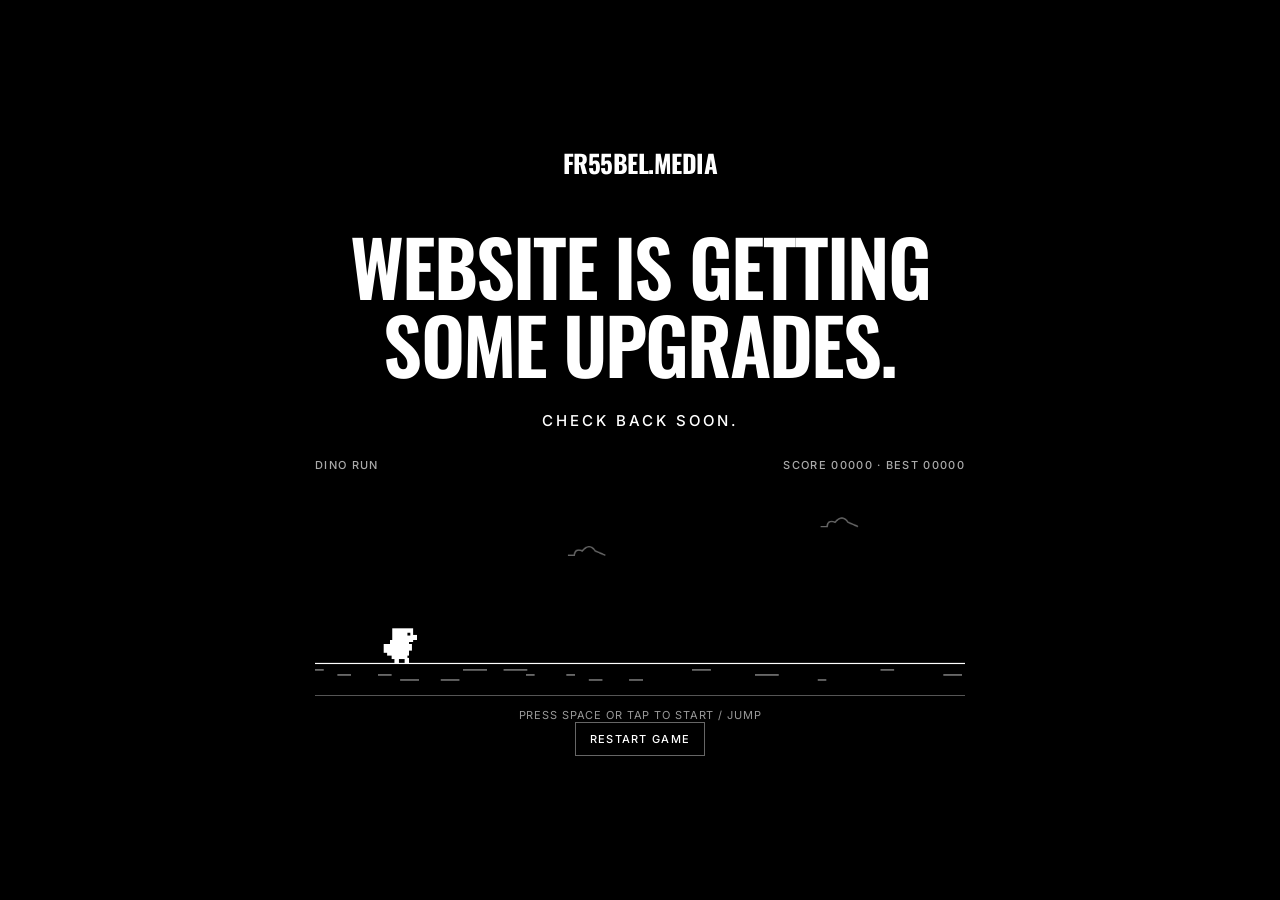
<file: index.html>
<!doctype html>
<html lang="en">
<head>
  <meta charset="utf-8">
  <meta name="viewport" content="width=device-width, initial-scale=1">
  <meta name="theme-color" content="#000000">
  <meta name="robots" content="noindex,follow">
  <meta name="description" content="FR55BEL.MEDIA is getting some upgrades. Check back soon.">
  <title>FR55BEL.MEDIA | Coming Soon</title>
  <link rel="icon" href="favicon.svg" type="image/svg+xml">
  <link rel="preconnect" href="https://fonts.googleapis.com">
  <link rel="preconnect" href="https://fonts.gstatic.com" crossorigin>
  <link href="https://fonts.googleapis.com/css2?family=Inter:wght@400;500;600&family=Oswald:wght@500;600;700&display=swap" rel="stylesheet">
  <style>
    *{box-sizing:border-box}
    html,body{margin:0;min-height:100%;background:#000;color:#fff}
    body{font-family:Inter,Arial,sans-serif}
    main{min-height:100vh;min-height:100svh;display:flex;flex-direction:column;align-items:center;justify-content:center;text-align:center;padding:48px 24px}
    .brand{font-family:Oswald,Arial,sans-serif;font-weight:700;font-size:clamp(18px,2.2vw,25px);letter-spacing:-.02em}
    .message{max-width:950px;margin:clamp(64px,12vh,120px) 0}
    h1{font-family:Oswald,Arial,sans-serif;font-size:clamp(44px,8vw,112px);font-weight:600;line-height:1.02;letter-spacing:-.025em;text-transform:uppercase;margin:0}
    p{font-size:clamp(11px,1.5vw,15px);font-weight:500;letter-spacing:.2em;text-transform:uppercase;margin:28px 0 0}
    .line{height:1px;width:48px;background:#fff;opacity:.85}
    .message{margin:clamp(26px,5vh,55px) 0 20px}
    h1{font-size:clamp(36px,6vw,80px)}
    .game-wrap{width:min(650px,100%);margin:8px auto 0}
    .game-top{display:flex;justify-content:space-between;align-items:center;font:500 11px Inter,Arial,sans-serif;letter-spacing:.12em;text-transform:uppercase;color:#aaa;margin-bottom:8px}
    #game{display:block;width:100%;height:auto;aspect-ratio:3/1;touch-action:manipulation;border-bottom:1px solid #555}
    .game-help{font:400 11px Inter,Arial,sans-serif;letter-spacing:.08em;color:#999;margin:12px 0 0;text-transform:uppercase}
    .restart{background:none;border:1px solid #666;color:#fff;font:500 11px Inter,Arial,sans-serif;letter-spacing:.12em;text-transform:uppercase;padding:9px 14px;cursor:pointer}
    .restart:hover{border-color:#fff}
    @media(max-width:600px){.message{margin:30px 0 14px}main{padding:24px 16px}h1{font-size:clamp(34px,9vw,54px)}.game-help{font-size:10px}}
    @media(max-width:600px){.message{margin:80px 0}h1{font-size:clamp(40px,11vw,64px)}}
  </style>
</head>
<body>
  <main>
    <div class="brand">FR55BEL.MEDIA</div>
    <div class="message">
      <h1>Website is getting<br>some upgrades.</h1>
      <p>Check back soon.</p>
    </div>
    <div class="game-wrap">
      <div class="game-top"><span>Dino Run</span><span id="score">Score 00000 · Best 00000</span></div>
      <canvas id="game" width="900" height="300" aria-label="Playable dinosaur runner game. Press space or tap to jump."></canvas>
      <p class="game-help" id="game-help">Press space or tap to start / jump</p>
      <button class="restart" id="restart" type="button">Restart game</button>
    </div>
    <script>
    (() => {
      const canvas=document.getElementById('game'),ctx=canvas.getContext('2d'),scoreEl=document.getElementById('score'),help=document.getElementById('game-help');
      const W=900,H=300,ground=255,dino={x:95,y:0,w:43,h:49,vy:0};
      let state='ready',obstacles=[],clouds=[],score=0,best=0,speed=6,last=0,spawn=0,frame=0;
      try{best=Number(localStorage.getItem('fr55-dino-best'))||0}catch(e){}
      const reset=()=>{state='ready';obstacles=[];clouds=[{x:700,y:55},{x:350,y:95}];score=0;speed=6;spawn=65;frame=0;dino.y=ground-dino.h;dino.vy=0;help.textContent='Press space or tap to start / jump';draw()};
      const jump=()=>{if(state==='over'){reset();state='playing'}else if(state==='ready'){state='playing'}if(state==='playing'&&dino.y>=ground-dino.h-1)dino.vy=-15.7};
      document.addEventListener('keydown',e=>{if(['Space','ArrowUp','KeyW'].includes(e.code)){e.preventDefault();if(!e.repeat)jump()}});
      canvas.addEventListener('pointerdown',e=>{e.preventDefault();jump()});
      document.getElementById('restart').addEventListener('click',()=>{reset();jump()});
      const rect=(x,y,w,h)=>ctx.fillRect(Math.round(x),Math.round(y),w,h);
      function drawDino(){
        ctx.fillStyle='#fff';const x=dino.x,y=dino.y;
        rect(x+12,y+1,29,19);rect(x+34,y+10,12,7);rect(x+9,y+17,30,15);
        rect(x+5,y+28,30,11);rect(x,y+23,12,12);rect(x+11,y+37,22,7);
        rect(x+15,y+42,6,7);rect(x+29,y+42,6,7);
        ctx.fillStyle='#000';rect(x+33,y+7,4,4);rect(x+35,y+20,12,3);
        if(state==='playing'&&dino.y>=ground-dino.h-1&&Math.floor(frame/6)%2){ctx.fillStyle='#000';rect(x+15,y+44,6,6)}
      }
      function draw(){
        ctx.clearRect(0,0,W,H);ctx.fillStyle='#fff';rect(0,ground,W,2);
        ctx.fillStyle='#777';for(let i=0;i<18;i++){const x=(i*87-frame*speed*.5%1100+1100)%1100;rect(x,ground+9+(i%3)*7,12+(i%4)*7,2)}
        ctx.strokeStyle='#666';ctx.lineWidth=2;
        clouds.forEach(c=>{ctx.beginPath();ctx.moveTo(c.x,c.y+10);ctx.lineTo(c.x+9,c.y+10);ctx.quadraticCurveTo(c.x+10,c.y,c.x+20,c.y+4);ctx.quadraticCurveTo(c.x+30,c.y-8,c.x+38,c.y+4);ctx.lineTo(c.x+52,c.y+10);ctx.stroke()});
        ctx.fillStyle='#fff';obstacles.forEach(o=>{rect(o.x,ground-o.h,o.w,o.h);rect(o.x-7,ground-o.h+14,7,6);rect(o.x-7,ground-o.h+7,5,10);rect(o.x+o.w,ground-o.h+22,7,6);rect(o.x+o.w+4,ground-o.h+12,4,14)});
        drawDino();scoreEl.textContent='Score '+String(Math.floor(score)).padStart(5,'0')+' · Best '+String(Math.floor(best)).padStart(5,'0');
        if(state==='over'){ctx.fillStyle='#fff';ctx.textAlign='center';ctx.font='600 32px Oswald,Arial,sans-serif';ctx.fillText('GAME OVER',W/2,105);ctx.font='16px Inter,Arial,sans-serif';ctx.fillText('TAP OR PRESS SPACE TO RESTART',W/2,135)}
      }
      function tick(t){
        const dt=Math.min((t-last)/16.67||1,2);last=t;
        if(state==='playing'){
          frame+=dt;score+=dt*.17;speed=Math.min(14,6+score/65);
          dino.vy+=.82*dt;dino.y+=dino.vy*dt;if(dino.y>ground-dino.h){dino.y=ground-dino.h;dino.vy=0}
          spawn-=dt;if(spawn<=0){const h=35+Math.random()*26;obstacles.push({x:W+25,w:18+Math.random()*10,h});spawn=Math.max(36,95-speed*3)+Math.random()*42}
          obstacles.forEach(o=>o.x-=speed*dt);obstacles=obstacles.filter(o=>o.x+o.w>0);
          clouds.forEach(c=>{c.x-=.65*dt;if(c.x<-70)c.x=W+Math.random()*180});
          if(obstacles.some(o=>dino.x+35>o.x+4&&dino.x+9<o.x+o.w-2&&dino.y+44>ground-o.h+5)){
            state='over';best=Math.max(best,Math.floor(score));try{localStorage.setItem('fr55-dino-best',best)}catch(e){}help.textContent='Game over — tap or press space to try again';
          }
        }
        draw();requestAnimationFrame(tick)
      }
      reset();requestAnimationFrame(tick);
    })();
    </script>
  </main>
</body>
</html>
</file>
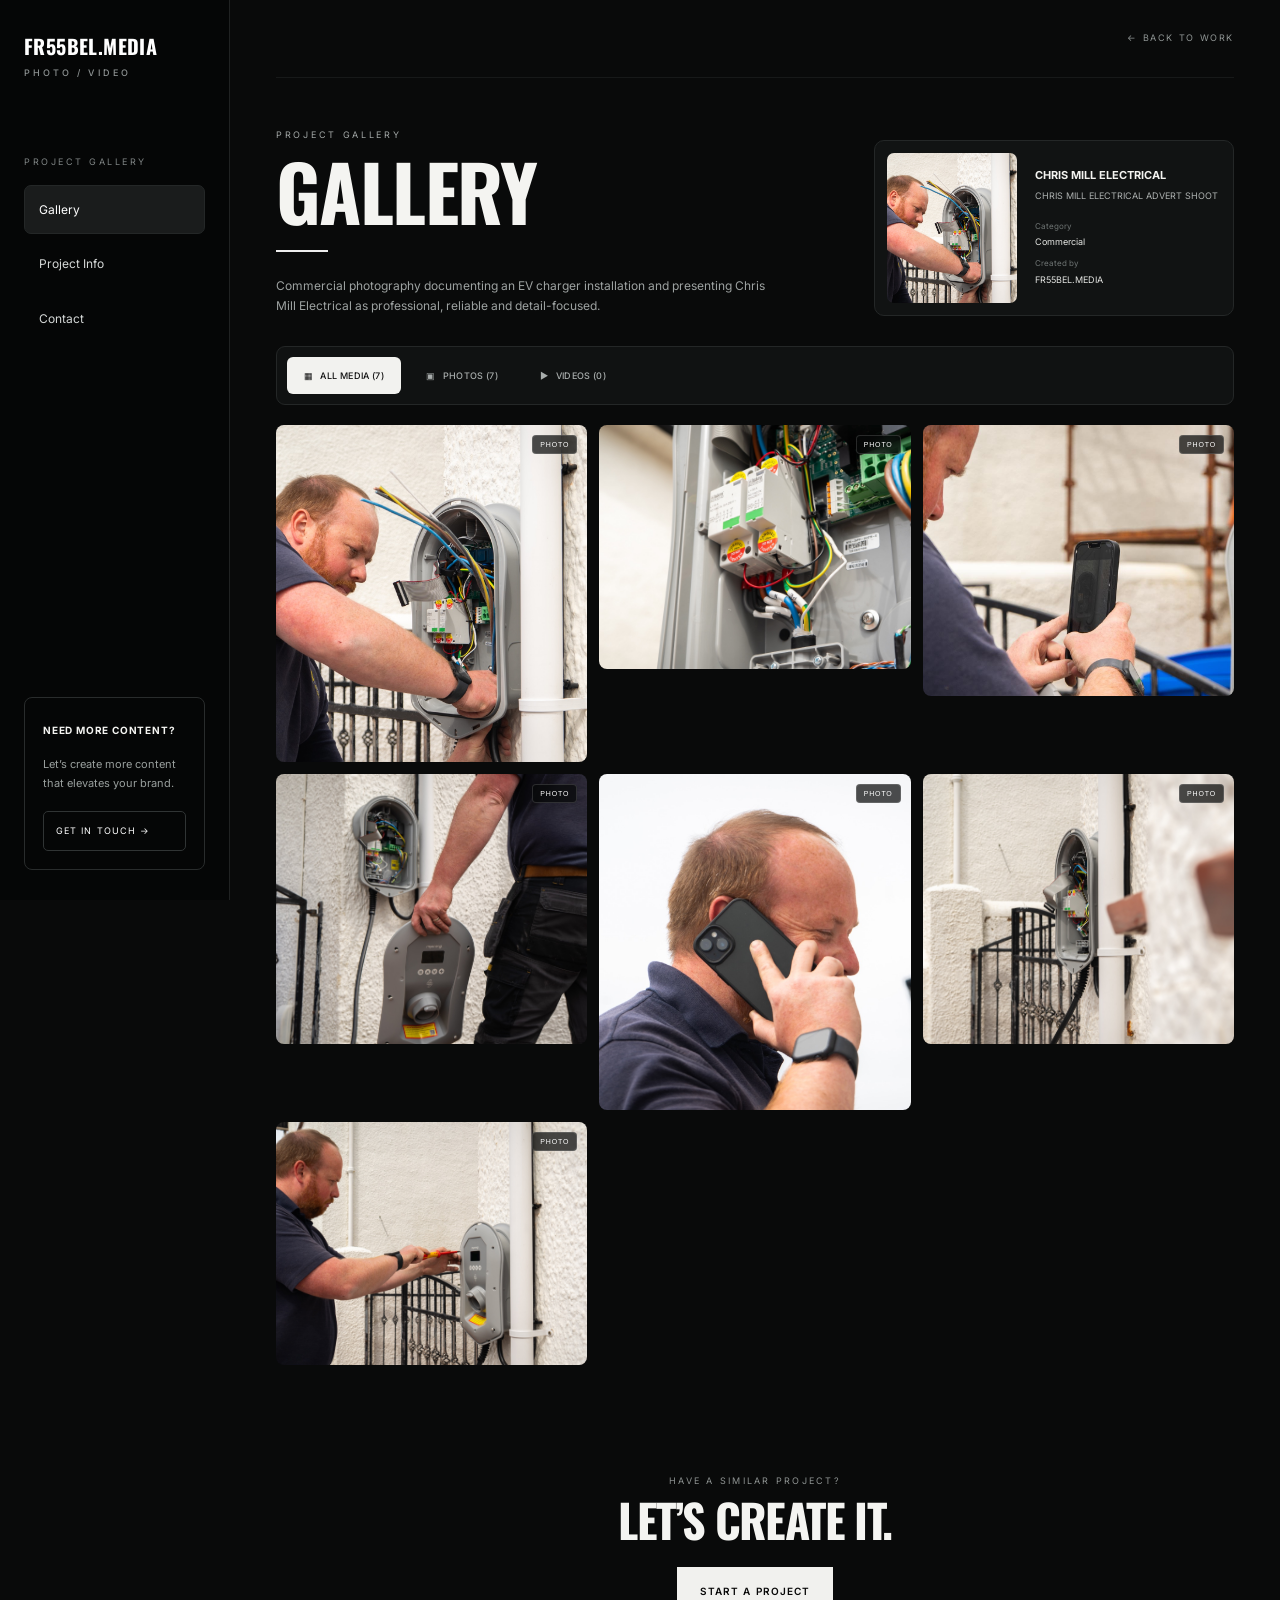
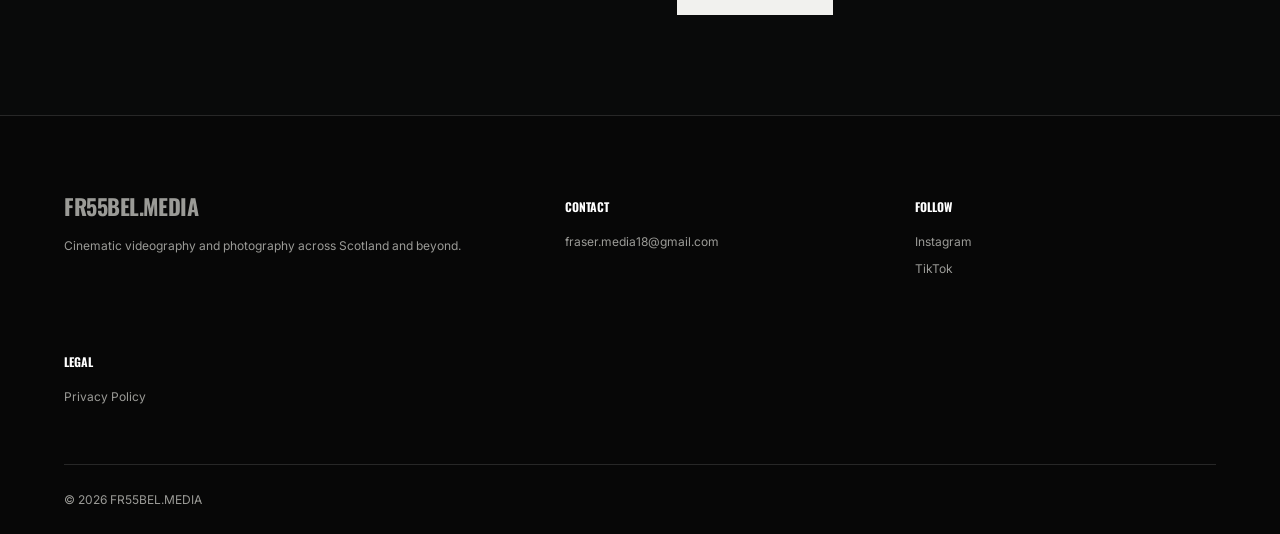
<file: chris-mill-electrical.html>
<!doctype html>
<html lang="en">
<head>
<meta charset="utf-8"><meta name="viewport" content="width=device-width,initial-scale=1">
<title>Chris Mill Electrical Advert Shoot | FR55BEL.MEDIA</title>
<meta name="theme-color" content="#070707">
<meta property="og:title" content="Chris Mill Electrical Advert Shoot | FR55BEL.MEDIA">
<meta property="og:description" content="A selected project by FR55BEL.MEDIA.">
<meta property="og:type" content="article">
<meta property="og:url" content="https://fr55bel.media.co.uk/chris-mill-electrical.html">
<meta name="twitter:card" content="summary_large_image">
<link rel="canonical" href="https://fr55bel.media.co.uk/chris-mill-electrical.html">
<link rel="icon" href="favicon.svg" type="image/svg+xml">
<link rel="preconnect" href="https://fonts.googleapis.com">
<link rel="preconnect" href="https://fonts.gstatic.com" crossorigin>
<link href="https://fonts.googleapis.com/css2?family=Inter:wght@300;400;500;600&family=Oswald:wght@500;600;700&display=swap" rel="stylesheet">
<link rel="stylesheet" href="styles.css">
</head>
<body>
<header class="site-header scrolled">
<a class="text-logo" href="index.html">FR55BEL.MEDIA</a>
<button class="menu-toggle" aria-label="Open navigation" aria-expanded="false">MENU</button>
<nav class="nav"><a href="index.html#work">Work</a><a href="index.html#about">About</a><a href="index.html#services">Services</a><a href="index.html#contact">Contact</a></nav>
</header>
<main>
<section class="client-portal-shell">
  <aside class="portal-sidebar">
    <a class="portal-brand" href="index.html">FR55BEL.MEDIA<span>PHOTO / VIDEO</span></a>
    <div class="portal-nav-label">PROJECT GALLERY</div>
    <a class="portal-nav-item active" href="#gallery">Gallery</a>
    <a class="portal-nav-item" href="#project-info">Project Info</a>
    <a class="portal-nav-item" href="index.html#contact">Contact</a>
    <div class="portal-side-cta">
      <strong>NEED MORE CONTENT?</strong>
      <p>Let’s create more content that elevates your brand.</p>
      <a href="index.html#contact">GET IN TOUCH →</a>
    </div>
  </aside>

  <div class="portal-main">
    <div class="portal-topbar">
      <a class="portal-mobile-brand" href="index.html">FR55BEL.MEDIA<span>PHOTO / VIDEO</span></a>
      <a class="portal-back" href="index.html#work">← BACK TO WORK</a>
    </div>

    <header class="portal-heading" id="project-info">
      <div class="portal-intro">
        <p class="portal-kicker">PROJECT GALLERY</p>
        <h1>GALLERY</h1>
        <span class="portal-rule"></span>
        <p>Commercial photography documenting an EV charger installation and presenting Chris Mill Electrical as professional, reliable and detail-focused.</p>
      </div>
      <div class="portal-project-card">
        <img src="assets/chris_1.jpg" alt="Chris Mill Electrical Advert Shoot">
        <div>
          <strong>Chris Mill Electrical</strong>
          <span>Chris Mill Electrical Advert Shoot</span>
          <small>Category</small>
          <p>Commercial</p>
          <small>Created by</small>
          <p>FR55BEL.MEDIA</p>
        </div>
      </div>
    </header>

    <section id="gallery">
      <div class="portal-filterbar">
        <button class="portal-filter active" data-filter="all">▦ &nbsp; ALL MEDIA (7)</button>
        <button class="portal-filter" data-filter="photo">▣ &nbsp; PHOTOS (7)</button>
        <button class="portal-filter" data-filter="video">▶ &nbsp; VIDEOS (0)</button>
      </div>
      <div class="portal-gallery">
        <button class="portal-media-card photo-card" type="button"><img src="assets/chris_1.jpg" alt="Chris Mill Electrical Advert Shoot gallery image" loading="lazy"><span class="media-type">PHOTO</span></button><button class="portal-media-card photo-card" type="button"><img src="assets/chris_2.jpg" alt="Chris Mill Electrical Advert Shoot gallery image" loading="lazy"><span class="media-type">PHOTO</span></button><button class="portal-media-card photo-card" type="button"><img src="assets/chris_3.jpg" alt="Chris Mill Electrical Advert Shoot gallery image" loading="lazy"><span class="media-type">PHOTO</span></button><button class="portal-media-card photo-card" type="button"><img src="assets/chris_4.jpg" alt="Chris Mill Electrical Advert Shoot gallery image" loading="lazy"><span class="media-type">PHOTO</span></button><button class="portal-media-card photo-card" type="button"><img src="assets/chris_5.jpg" alt="Chris Mill Electrical Advert Shoot gallery image" loading="lazy"><span class="media-type">PHOTO</span></button><button class="portal-media-card photo-card" type="button"><img src="assets/chris_6.jpg" alt="Chris Mill Electrical Advert Shoot gallery image" loading="lazy"><span class="media-type">PHOTO</span></button><button class="portal-media-card photo-card" type="button"><img src="assets/chris_7.jpg" alt="Chris Mill Electrical Advert Shoot gallery image" loading="lazy"><span class="media-type">PHOTO</span></button>
      </div>
    </section>

    <section class="portal-next">
      <p>HAVE A SIMILAR PROJECT?</p>
      <h2>LET’S CREATE IT.</h2>
      <a class="button button-light" href="index.html#contact">START A PROJECT</a>
    </section>
  </div>
</section>
</main>
<footer><div><a class="text-logo" href="index.html">FR55BEL.MEDIA</a><p>Cinematic videography and photography across Scotland and beyond.</p></div><div><h4>Contact</h4><a href="mailto:fraser.media18@gmail.com">fraser.media18@gmail.com</a></div><div><h4>Follow</h4><a href="https://www.instagram.com/fr55bel.media/" target="_blank" rel="noopener">Instagram</a><a href="https://www.tiktok.com/@fr55bel_media?is_from_webapp=1&sender_device=pc" target="_blank" rel="noopener">TikTok</a></div><div><h4>Legal</h4><a href="privacy.html">Privacy Policy</a></div><div class="copyright">© 2026 FR55BEL.MEDIA</div></footer>
<script>
const menu=document.querySelector('.menu-toggle'),nav=document.querySelector('.nav');
if(menu&&nav) menu.addEventListener('click',()=>{const o=nav.classList.toggle('open');menu.setAttribute('aria-expanded',String(o));});
document.querySelectorAll('.portal-filter').forEach(btn=>btn.addEventListener('click',()=>{
  document.querySelectorAll('.portal-filter').forEach(b=>b.classList.remove('active')); btn.classList.add('active');
  const f=btn.dataset.filter;
  document.querySelectorAll('.portal-media-card').forEach(card=>{
    card.style.display=(f==='all'||card.classList.contains(f+'-card'))?'':'none';
  });
}));
</script>
</body></html>
</file>
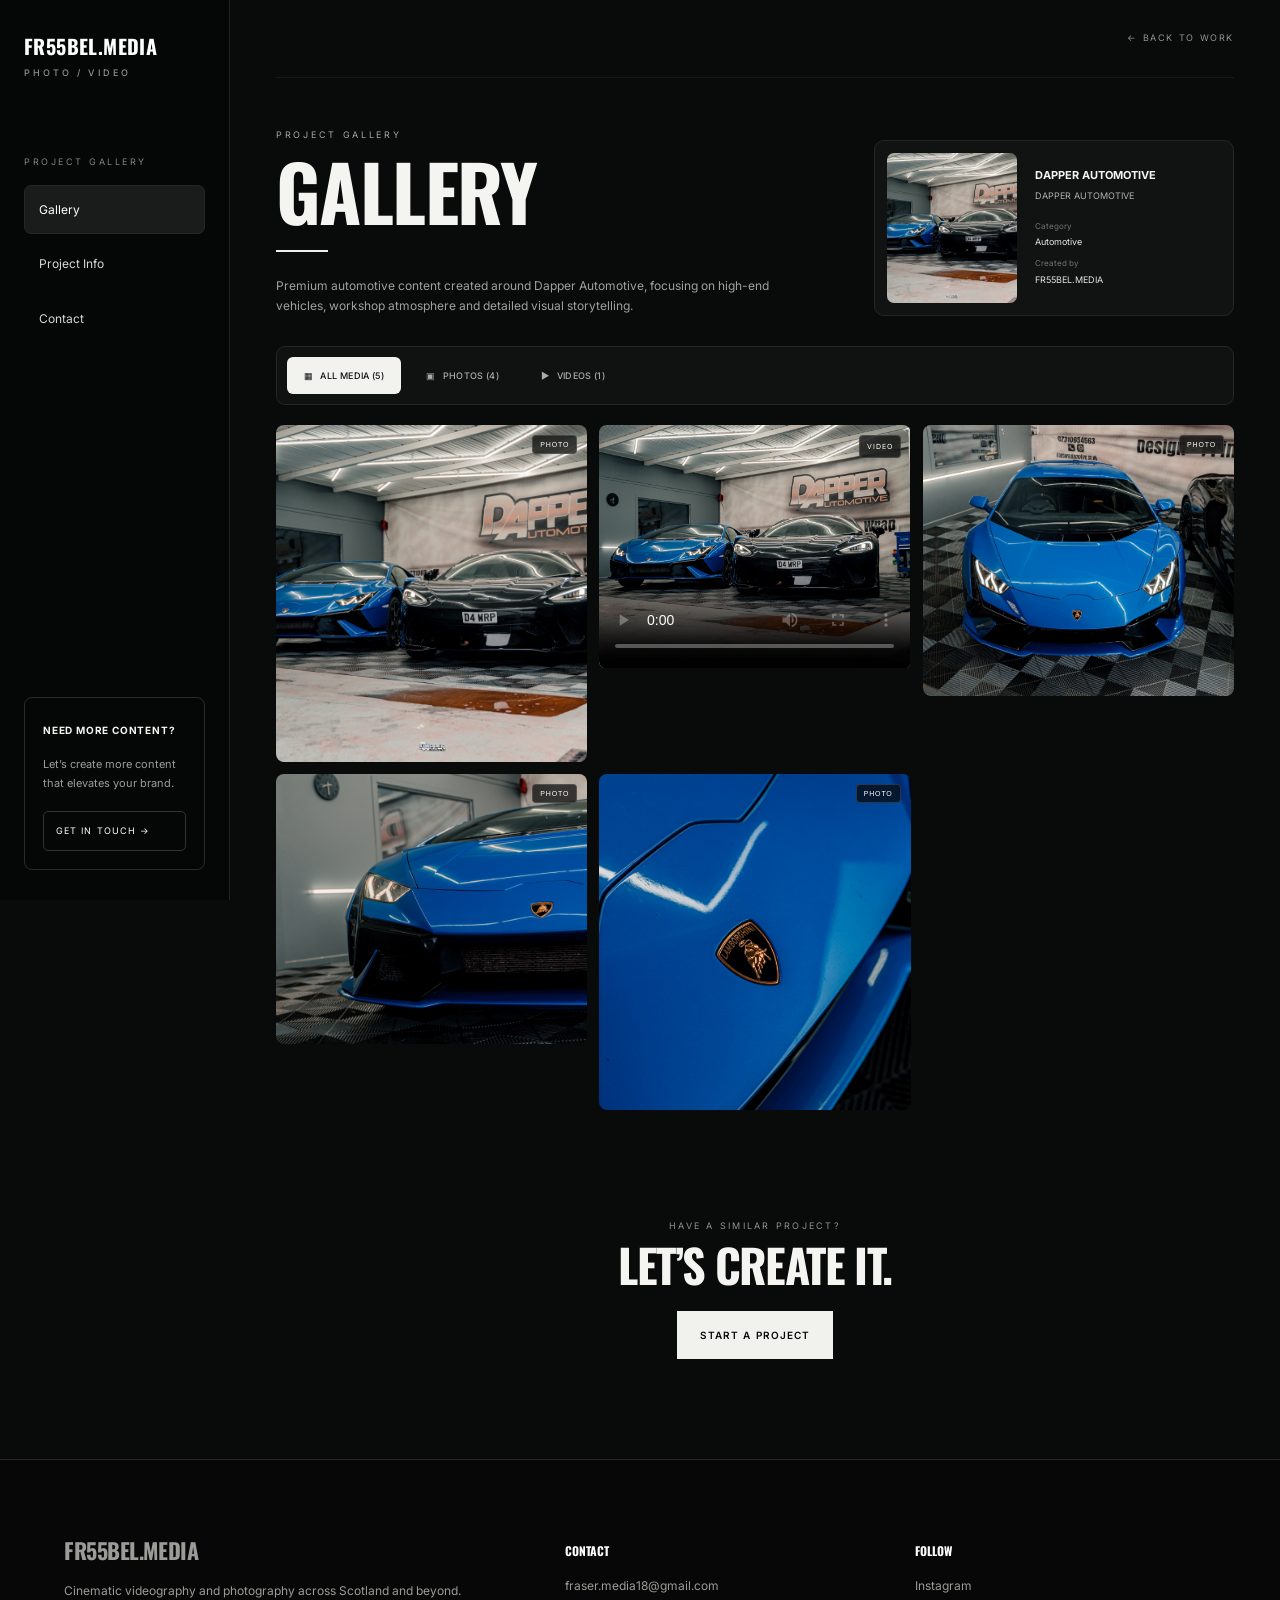
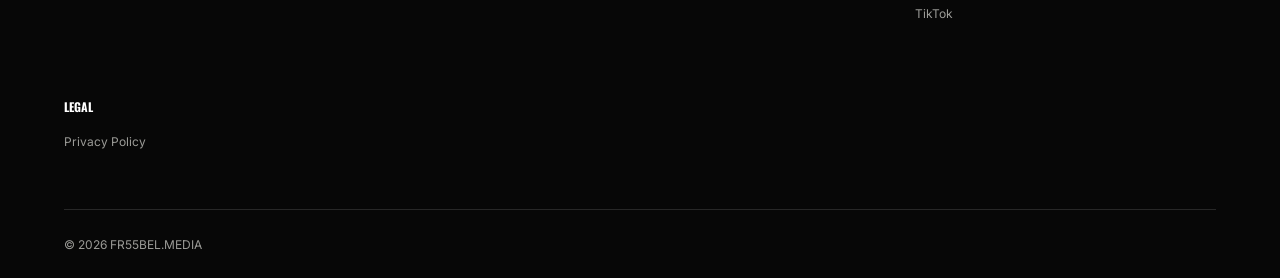
<file: dapper-automotive.html>
<!doctype html>
<html lang="en">
<head>
<meta charset="utf-8"><meta name="viewport" content="width=device-width,initial-scale=1">
<title>Dapper Automotive | FR55BEL.MEDIA</title>
<meta name="theme-color" content="#070707">
<meta property="og:title" content="Dapper Automotive | FR55BEL.MEDIA">
<meta property="og:description" content="A selected project by FR55BEL.MEDIA.">
<meta property="og:type" content="article">
<meta property="og:url" content="https://fr55bel.media.co.uk/dapper-automotive.html">
<meta name="twitter:card" content="summary_large_image">
<link rel="canonical" href="https://fr55bel.media.co.uk/dapper-automotive.html">
<link rel="icon" href="favicon.svg" type="image/svg+xml">
<link rel="preconnect" href="https://fonts.googleapis.com">
<link rel="preconnect" href="https://fonts.gstatic.com" crossorigin>
<link href="https://fonts.googleapis.com/css2?family=Inter:wght@300;400;500;600&family=Oswald:wght@500;600;700&display=swap" rel="stylesheet">
<link rel="stylesheet" href="styles.css">
</head>
<body>
<header class="site-header scrolled">
<a class="text-logo" href="index.html">FR55BEL.MEDIA</a>
<button class="menu-toggle" aria-label="Open navigation" aria-expanded="false">MENU</button>
<nav class="nav"><a href="index.html#work">Work</a><a href="index.html#about">About</a><a href="index.html#services">Services</a><a href="index.html#contact">Contact</a></nav>
</header>
<main>
<section class="client-portal-shell">
  <aside class="portal-sidebar">
    <a class="portal-brand" href="index.html">FR55BEL.MEDIA<span>PHOTO / VIDEO</span></a>
    <div class="portal-nav-label">PROJECT GALLERY</div>
    <a class="portal-nav-item active" href="#gallery">Gallery</a>
    <a class="portal-nav-item" href="#project-info">Project Info</a>
    <a class="portal-nav-item" href="index.html#contact">Contact</a>
    <div class="portal-side-cta">
      <strong>NEED MORE CONTENT?</strong>
      <p>Let’s create more content that elevates your brand.</p>
      <a href="index.html#contact">GET IN TOUCH →</a>
    </div>
  </aside>

  <div class="portal-main">
    <div class="portal-topbar">
      <a class="portal-mobile-brand" href="index.html">FR55BEL.MEDIA<span>PHOTO / VIDEO</span></a>
      <a class="portal-back" href="index.html#work">← BACK TO WORK</a>
    </div>

    <header class="portal-heading" id="project-info">
      <div class="portal-intro">
        <p class="portal-kicker">PROJECT GALLERY</p>
        <h1>GALLERY</h1>
        <span class="portal-rule"></span>
        <p>Premium automotive content created around Dapper Automotive, focusing on high-end vehicles, workshop atmosphere and detailed visual storytelling.</p>
      </div>
      <div class="portal-project-card">
        <img src="assets/dapper_1.jpg" alt="Dapper Automotive">
        <div>
          <strong>Dapper Automotive</strong>
          <span>Dapper Automotive</span>
          <small>Category</small>
          <p>Automotive</p>
          <small>Created by</small>
          <p>FR55BEL.MEDIA</p>
        </div>
      </div>
    </header>

    <section id="gallery">
      <div class="portal-filterbar">
        <button class="portal-filter active" data-filter="all">▦ &nbsp; ALL MEDIA (5)</button>
        <button class="portal-filter" data-filter="photo">▣ &nbsp; PHOTOS (4)</button>
        <button class="portal-filter" data-filter="video">▶ &nbsp; VIDEOS (1)</button>
      </div>
      <div class="portal-gallery">
        <button class="portal-media-card photo-card" type="button"><img src="assets/dapper_1.jpg" alt="Dapper Automotive gallery image" loading="lazy"><span class="media-type">PHOTO</span></button><div class="portal-media-card video-card"><video controls playsinline preload="metadata" poster="assets/dapper_1.jpg"><source src="assets/dapper_video-lite.mp4"></video><span class="media-type">VIDEO</span></div><button class="portal-media-card photo-card" type="button"><img src="assets/dapper_2.jpg" alt="Dapper Automotive gallery image" loading="lazy"><span class="media-type">PHOTO</span></button><button class="portal-media-card photo-card" type="button"><img src="assets/dapper_3.jpg" alt="Dapper Automotive gallery image" loading="lazy"><span class="media-type">PHOTO</span></button><button class="portal-media-card photo-card" type="button"><img src="assets/dapper_4.jpg" alt="Dapper Automotive gallery image" loading="lazy"><span class="media-type">PHOTO</span></button>
      </div>
    </section>

    <section class="portal-next">
      <p>HAVE A SIMILAR PROJECT?</p>
      <h2>LET’S CREATE IT.</h2>
      <a class="button button-light" href="index.html#contact">START A PROJECT</a>
    </section>
  </div>
</section>
</main>
<footer><div><a class="text-logo" href="index.html">FR55BEL.MEDIA</a><p>Cinematic videography and photography across Scotland and beyond.</p></div><div><h4>Contact</h4><a href="mailto:fraser.media18@gmail.com">fraser.media18@gmail.com</a></div><div><h4>Follow</h4><a href="https://www.instagram.com/fr55bel.media/" target="_blank" rel="noopener">Instagram</a><a href="https://www.tiktok.com/@fr55bel_media?is_from_webapp=1&sender_device=pc" target="_blank" rel="noopener">TikTok</a></div><div><h4>Legal</h4><a href="privacy.html">Privacy Policy</a></div><div class="copyright">© 2026 FR55BEL.MEDIA</div></footer>
<script>
const menu=document.querySelector('.menu-toggle'),nav=document.querySelector('.nav');
if(menu&&nav) menu.addEventListener('click',()=>{const o=nav.classList.toggle('open');menu.setAttribute('aria-expanded',String(o));});
document.querySelectorAll('.portal-filter').forEach(btn=>btn.addEventListener('click',()=>{
  document.querySelectorAll('.portal-filter').forEach(b=>b.classList.remove('active')); btn.classList.add('active');
  const f=btn.dataset.filter;
  document.querySelectorAll('.portal-media-card').forEach(card=>{
    card.style.display=(f==='all'||card.classList.contains(f+'-card'))?'':'none';
  });
}));
</script>
</body></html>
</file>
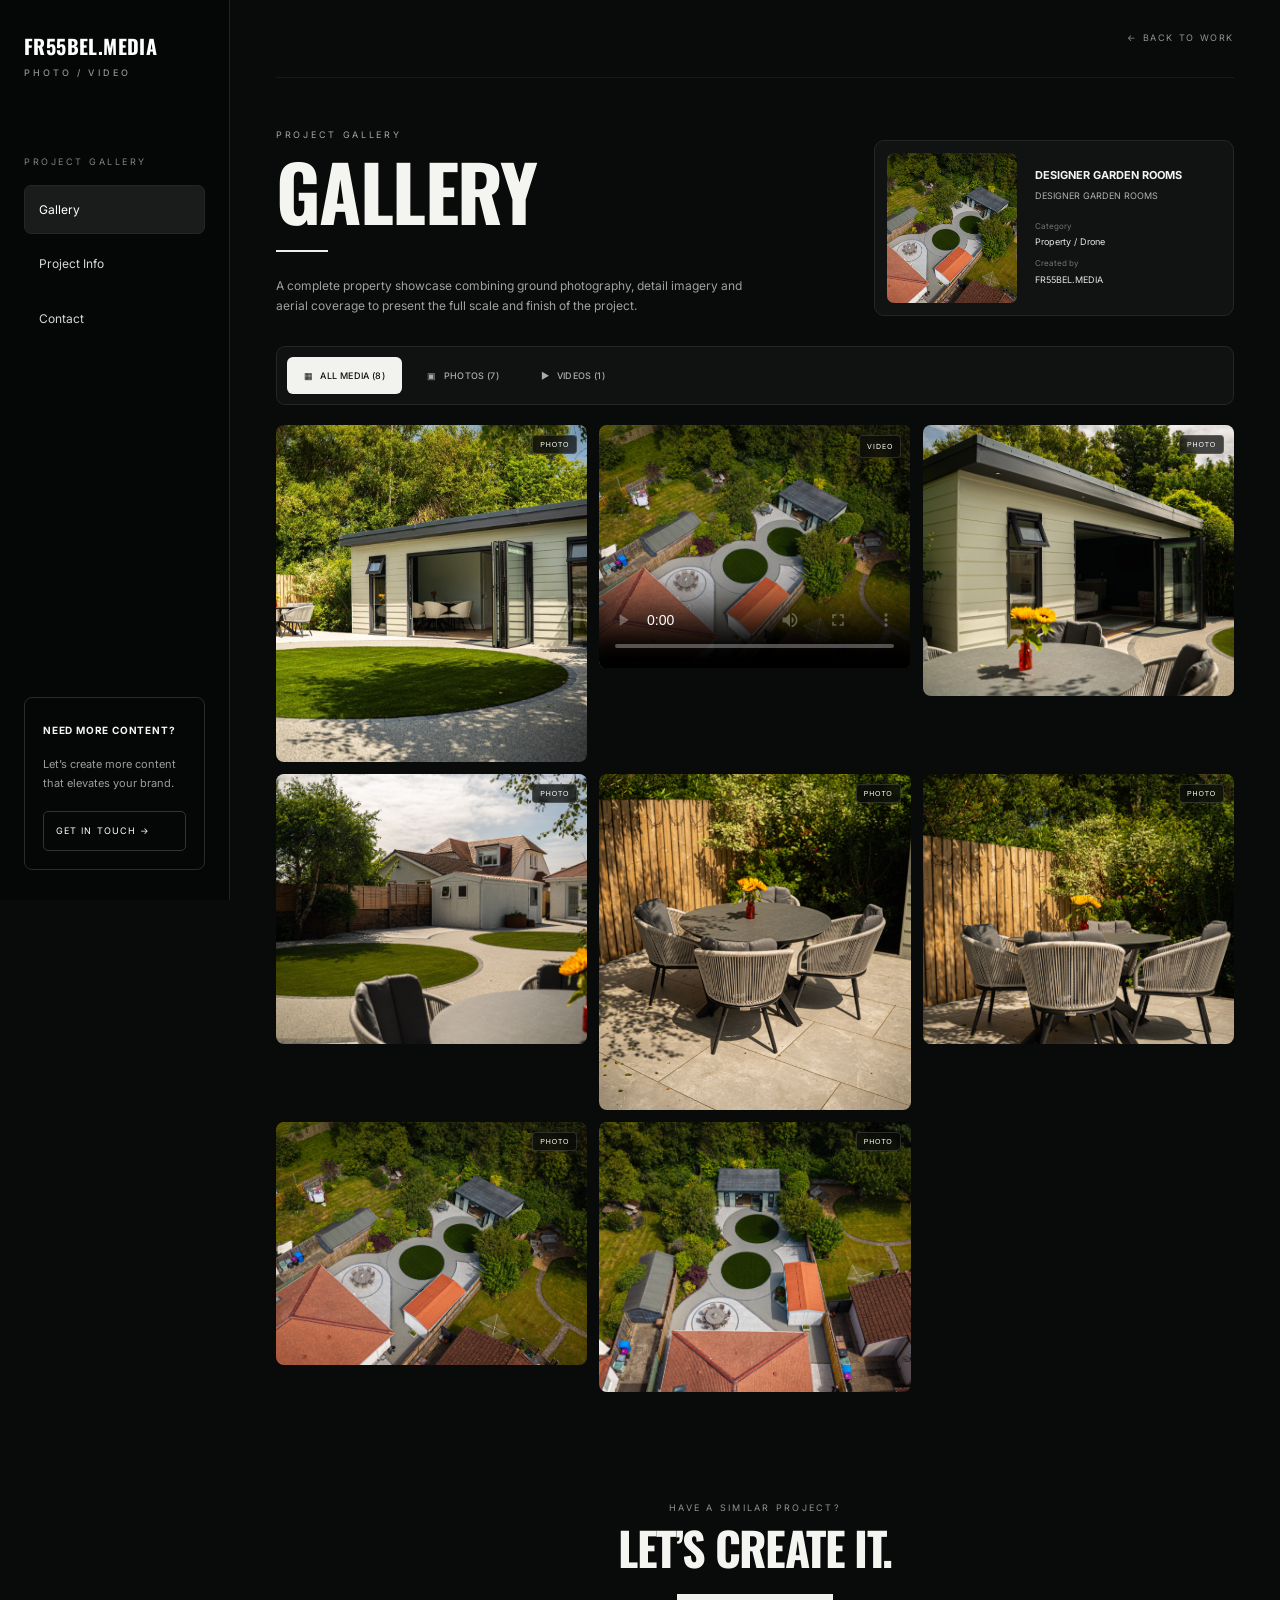
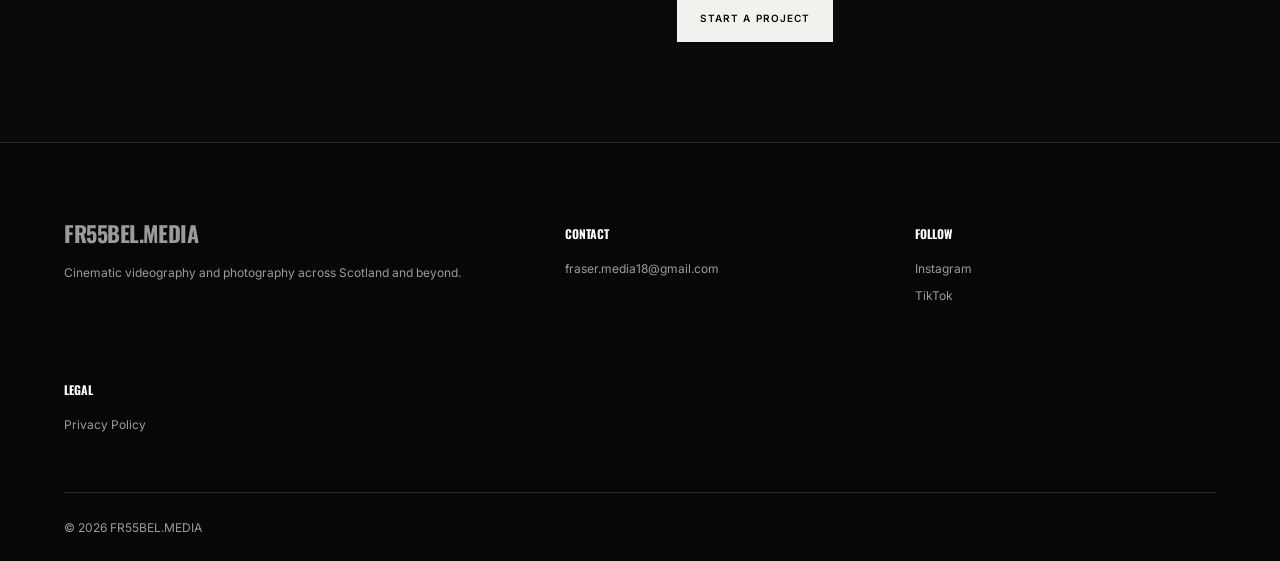
<file: designer-garden-rooms.html>
<!doctype html>
<html lang="en">
<head>
<meta charset="utf-8"><meta name="viewport" content="width=device-width,initial-scale=1">
<title>Designer Garden Rooms | FR55BEL.MEDIA</title>
<meta name="theme-color" content="#070707">
<meta property="og:title" content="Designer Garden Rooms | FR55BEL.MEDIA">
<meta property="og:description" content="A selected project by FR55BEL.MEDIA.">
<meta property="og:type" content="article">
<meta property="og:url" content="https://fr55bel.media.co.uk/designer-garden-rooms.html">
<meta name="twitter:card" content="summary_large_image">
<link rel="canonical" href="https://fr55bel.media.co.uk/designer-garden-rooms.html">
<link rel="icon" href="favicon.svg" type="image/svg+xml">
<link rel="preconnect" href="https://fonts.googleapis.com">
<link rel="preconnect" href="https://fonts.gstatic.com" crossorigin>
<link href="https://fonts.googleapis.com/css2?family=Inter:wght@300;400;500;600&family=Oswald:wght@500;600;700&display=swap" rel="stylesheet">
<link rel="stylesheet" href="styles.css">
</head>
<body>
<header class="site-header scrolled">
<a class="text-logo" href="index.html">FR55BEL.MEDIA</a>
<button class="menu-toggle" aria-label="Open navigation" aria-expanded="false">MENU</button>
<nav class="nav"><a href="index.html#work">Work</a><a href="index.html#about">About</a><a href="index.html#services">Services</a><a href="index.html#contact">Contact</a></nav>
</header>
<main>
<section class="client-portal-shell">
  <aside class="portal-sidebar">
    <a class="portal-brand" href="index.html">FR55BEL.MEDIA<span>PHOTO / VIDEO</span></a>
    <div class="portal-nav-label">PROJECT GALLERY</div>
    <a class="portal-nav-item active" href="#gallery">Gallery</a>
    <a class="portal-nav-item" href="#project-info">Project Info</a>
    <a class="portal-nav-item" href="index.html#contact">Contact</a>
    <div class="portal-side-cta">
      <strong>NEED MORE CONTENT?</strong>
      <p>Let’s create more content that elevates your brand.</p>
      <a href="index.html#contact">GET IN TOUCH →</a>
    </div>
  </aside>

  <div class="portal-main">
    <div class="portal-topbar">
      <a class="portal-mobile-brand" href="index.html">FR55BEL.MEDIA<span>PHOTO / VIDEO</span></a>
      <a class="portal-back" href="index.html#work">← BACK TO WORK</a>
    </div>

    <header class="portal-heading" id="project-info">
      <div class="portal-intro">
        <p class="portal-kicker">PROJECT GALLERY</p>
        <h1>GALLERY</h1>
        <span class="portal-rule"></span>
        <p>A complete property showcase combining ground photography, detail imagery and aerial coverage to present the full scale and finish of the project.</p>
      </div>
      <div class="portal-project-card">
        <img src="assets/dgr_6.jpg" alt="Designer Garden Rooms">
        <div>
          <strong>Designer Garden Rooms</strong>
          <span>Designer Garden Rooms</span>
          <small>Category</small>
          <p>Property / Drone</p>
          <small>Created by</small>
          <p>FR55BEL.MEDIA</p>
        </div>
      </div>
    </header>

    <section id="gallery">
      <div class="portal-filterbar">
        <button class="portal-filter active" data-filter="all">▦ &nbsp; ALL MEDIA (8)</button>
        <button class="portal-filter" data-filter="photo">▣ &nbsp; PHOTOS (7)</button>
        <button class="portal-filter" data-filter="video">▶ &nbsp; VIDEOS (1)</button>
      </div>
      <div class="portal-gallery">
        <button class="portal-media-card photo-card" type="button"><img src="assets/dgr_1.jpg" alt="Designer Garden Rooms gallery image" loading="lazy"><span class="media-type">PHOTO</span></button><div class="portal-media-card video-card"><video controls playsinline preload="metadata" poster="assets/dgr_6.jpg"><source src="assets/dgr_video-lite.mp4"></video><span class="media-type">VIDEO</span></div><button class="portal-media-card photo-card" type="button"><img src="assets/dgr_2.jpg" alt="Designer Garden Rooms gallery image" loading="lazy"><span class="media-type">PHOTO</span></button><button class="portal-media-card photo-card" type="button"><img src="assets/dgr_3.jpg" alt="Designer Garden Rooms gallery image" loading="lazy"><span class="media-type">PHOTO</span></button><button class="portal-media-card photo-card" type="button"><img src="assets/dgr_4.jpg" alt="Designer Garden Rooms gallery image" loading="lazy"><span class="media-type">PHOTO</span></button><button class="portal-media-card photo-card" type="button"><img src="assets/dgr_5.jpg" alt="Designer Garden Rooms gallery image" loading="lazy"><span class="media-type">PHOTO</span></button><button class="portal-media-card photo-card" type="button"><img src="assets/dgr_6.jpg" alt="Designer Garden Rooms gallery image" loading="lazy"><span class="media-type">PHOTO</span></button><button class="portal-media-card photo-card" type="button"><img src="assets/dgr_7.jpg" alt="Designer Garden Rooms gallery image" loading="lazy"><span class="media-type">PHOTO</span></button>
      </div>
    </section>

    <section class="portal-next">
      <p>HAVE A SIMILAR PROJECT?</p>
      <h2>LET’S CREATE IT.</h2>
      <a class="button button-light" href="index.html#contact">START A PROJECT</a>
    </section>
  </div>
</section>
</main>
<footer><div><a class="text-logo" href="index.html">FR55BEL.MEDIA</a><p>Cinematic videography and photography across Scotland and beyond.</p></div><div><h4>Contact</h4><a href="mailto:fraser.media18@gmail.com">fraser.media18@gmail.com</a></div><div><h4>Follow</h4><a href="https://www.instagram.com/fr55bel.media/" target="_blank" rel="noopener">Instagram</a><a href="https://www.tiktok.com/@fr55bel_media?is_from_webapp=1&sender_device=pc" target="_blank" rel="noopener">TikTok</a></div><div><h4>Legal</h4><a href="privacy.html">Privacy Policy</a></div><div class="copyright">© 2026 FR55BEL.MEDIA</div></footer>
<script>
const menu=document.querySelector('.menu-toggle'),nav=document.querySelector('.nav');
if(menu&&nav) menu.addEventListener('click',()=>{const o=nav.classList.toggle('open');menu.setAttribute('aria-expanded',String(o));});
document.querySelectorAll('.portal-filter').forEach(btn=>btn.addEventListener('click',()=>{
  document.querySelectorAll('.portal-filter').forEach(b=>b.classList.remove('active')); btn.classList.add('active');
  const f=btn.dataset.filter;
  document.querySelectorAll('.portal-media-card').forEach(card=>{
    card.style.display=(f==='all'||card.classList.contains(f+'-card'))?'':'none';
  });
}));
</script>
</body></html>
</file>
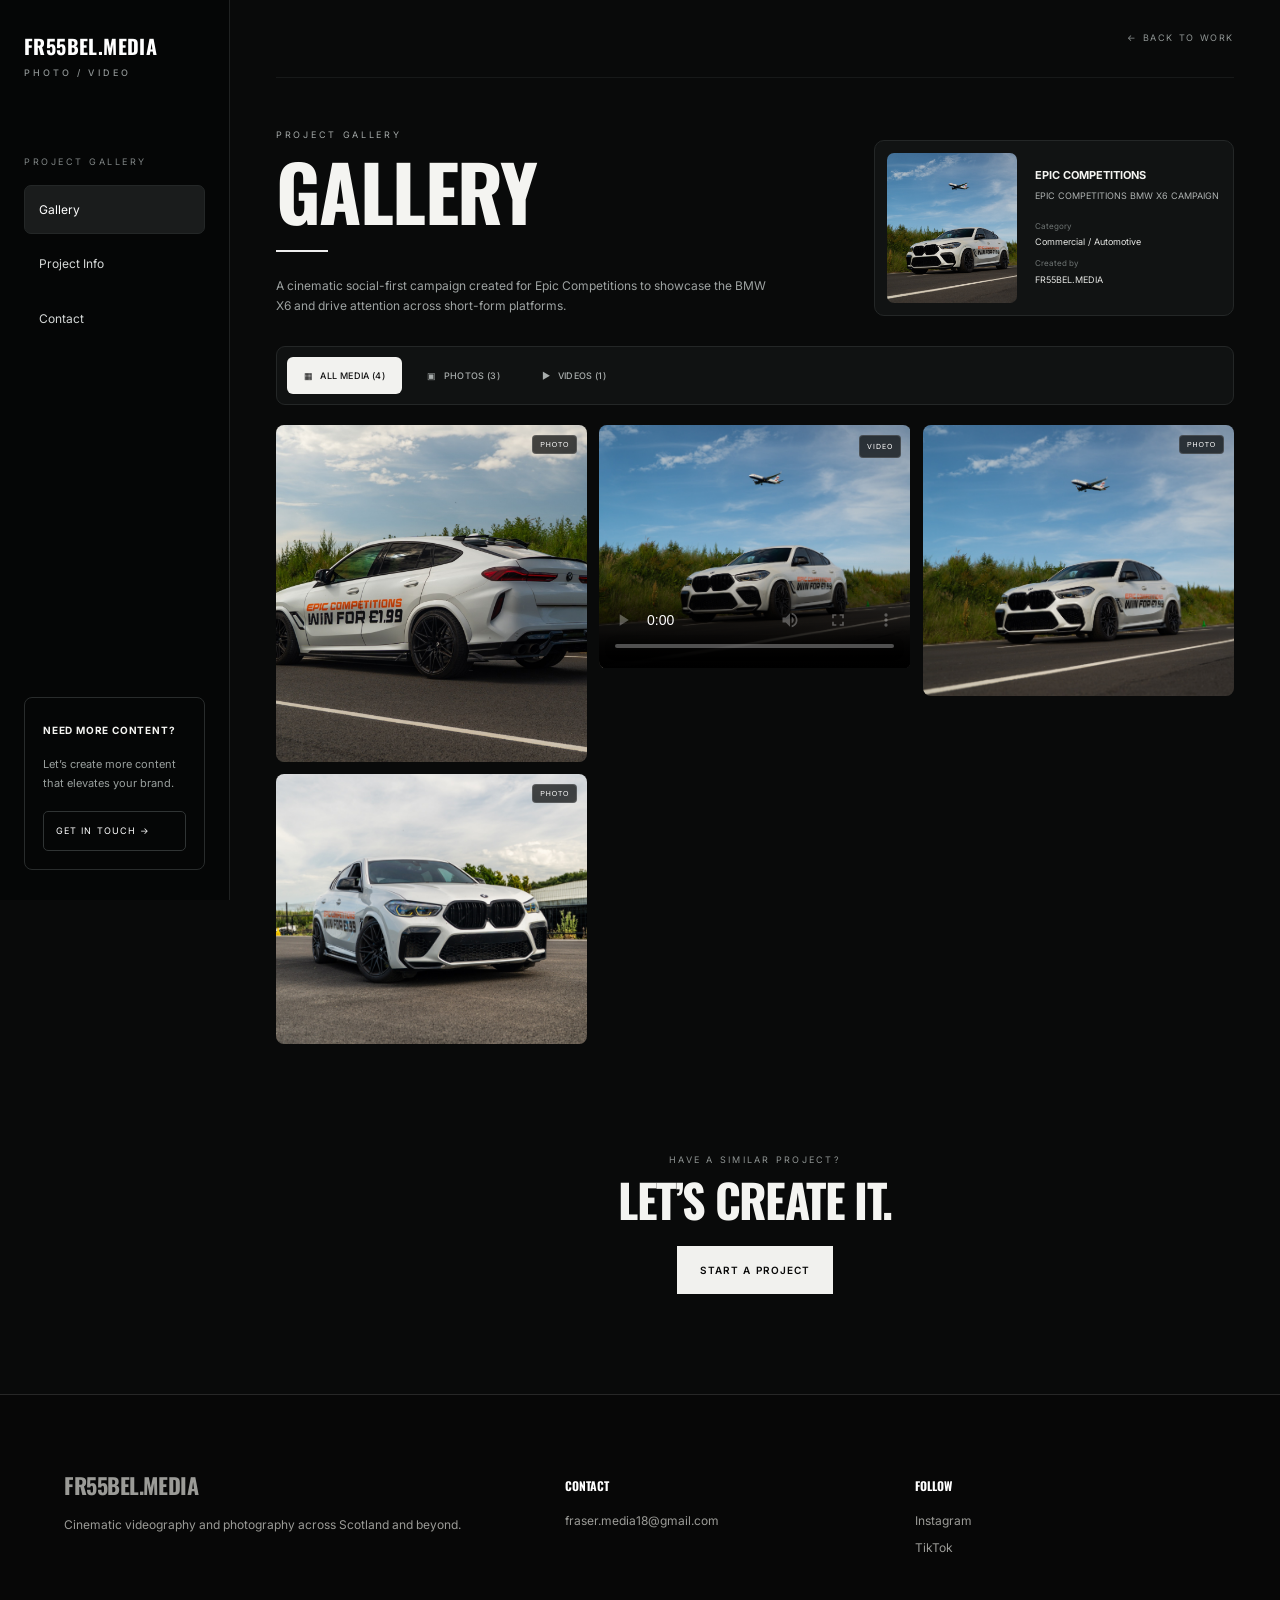
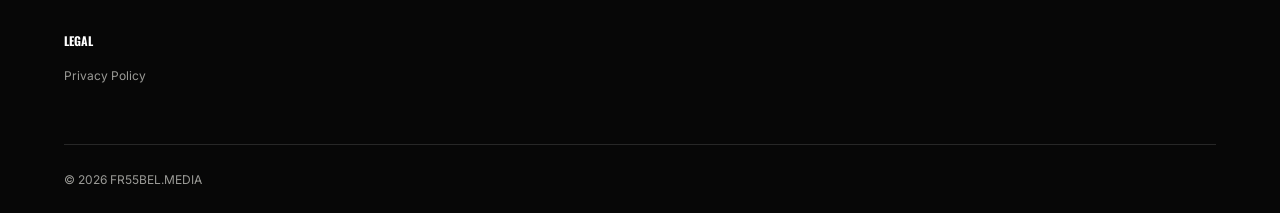
<file: epic-bmw-x6.html>
<!doctype html>
<html lang="en">
<head>
<meta charset="utf-8"><meta name="viewport" content="width=device-width,initial-scale=1">
<title>Epic Competitions BMW X6 Campaign | FR55BEL.MEDIA</title>
<meta name="theme-color" content="#070707">
<meta property="og:title" content="Epic Competitions BMW X6 Campaign | FR55BEL.MEDIA">
<meta property="og:description" content="A selected project by FR55BEL.MEDIA.">
<meta property="og:type" content="article">
<meta property="og:url" content="https://fr55bel.media.co.uk/epic-bmw-x6.html">
<meta name="twitter:card" content="summary_large_image">
<link rel="canonical" href="https://fr55bel.media.co.uk/epic-bmw-x6.html">
<link rel="icon" href="favicon.svg" type="image/svg+xml">
<link rel="preconnect" href="https://fonts.googleapis.com">
<link rel="preconnect" href="https://fonts.gstatic.com" crossorigin>
<link href="https://fonts.googleapis.com/css2?family=Inter:wght@300;400;500;600&family=Oswald:wght@500;600;700&display=swap" rel="stylesheet">
<link rel="stylesheet" href="styles.css">
</head>
<body>
<header class="site-header scrolled">
<a class="text-logo" href="index.html">FR55BEL.MEDIA</a>
<button class="menu-toggle" aria-label="Open navigation" aria-expanded="false">MENU</button>
<nav class="nav"><a href="index.html#work">Work</a><a href="index.html#about">About</a><a href="index.html#services">Services</a><a href="index.html#contact">Contact</a></nav>
</header>
<main>
<section class="client-portal-shell">
  <aside class="portal-sidebar">
    <a class="portal-brand" href="index.html">FR55BEL.MEDIA<span>PHOTO / VIDEO</span></a>
    <div class="portal-nav-label">PROJECT GALLERY</div>
    <a class="portal-nav-item active" href="#gallery">Gallery</a>
    <a class="portal-nav-item" href="#project-info">Project Info</a>
    <a class="portal-nav-item" href="index.html#contact">Contact</a>
    <div class="portal-side-cta">
      <strong>NEED MORE CONTENT?</strong>
      <p>Let’s create more content that elevates your brand.</p>
      <a href="index.html#contact">GET IN TOUCH →</a>
    </div>
  </aside>

  <div class="portal-main">
    <div class="portal-topbar">
      <a class="portal-mobile-brand" href="index.html">FR55BEL.MEDIA<span>PHOTO / VIDEO</span></a>
      <a class="portal-back" href="index.html#work">← BACK TO WORK</a>
    </div>

    <header class="portal-heading" id="project-info">
      <div class="portal-intro">
        <p class="portal-kicker">PROJECT GALLERY</p>
        <h1>GALLERY</h1>
        <span class="portal-rule"></span>
        <p>A cinematic social-first campaign created for Epic Competitions to showcase the BMW X6 and drive attention across short-form platforms.</p>
      </div>
      <div class="portal-project-card">
        <img src="assets/epic_bmw_2.jpg" alt="Epic Competitions BMW X6 Campaign">
        <div>
          <strong>Epic Competitions</strong>
          <span>Epic Competitions BMW X6 Campaign</span>
          <small>Category</small>
          <p>Commercial / Automotive</p>
          <small>Created by</small>
          <p>FR55BEL.MEDIA</p>
        </div>
      </div>
    </header>

    <section id="gallery">
      <div class="portal-filterbar">
        <button class="portal-filter active" data-filter="all">▦ &nbsp; ALL MEDIA (4)</button>
        <button class="portal-filter" data-filter="photo">▣ &nbsp; PHOTOS (3)</button>
        <button class="portal-filter" data-filter="video">▶ &nbsp; VIDEOS (1)</button>
      </div>
      <div class="portal-gallery">
        <button class="portal-media-card photo-card" type="button"><img src="assets/epic_bmw_1.jpg" alt="Epic Competitions BMW X6 Campaign gallery image" loading="lazy"><span class="media-type">PHOTO</span></button><div class="portal-media-card video-card"><video controls playsinline preload="metadata" poster="assets/epic_bmw_2.jpg"><source src="assets/epic_bmw_video-lite.mp4"></video><span class="media-type">VIDEO</span></div><button class="portal-media-card photo-card" type="button"><img src="assets/epic_bmw_2.jpg" alt="Epic Competitions BMW X6 Campaign gallery image" loading="lazy"><span class="media-type">PHOTO</span></button><button class="portal-media-card photo-card" type="button"><img src="assets/epic_bmw_3.jpg" alt="Epic Competitions BMW X6 Campaign gallery image" loading="lazy"><span class="media-type">PHOTO</span></button>
      </div>
    </section>

    <section class="portal-next">
      <p>HAVE A SIMILAR PROJECT?</p>
      <h2>LET’S CREATE IT.</h2>
      <a class="button button-light" href="index.html#contact">START A PROJECT</a>
    </section>
  </div>
</section>
</main>
<footer><div><a class="text-logo" href="index.html">FR55BEL.MEDIA</a><p>Cinematic videography and photography across Scotland and beyond.</p></div><div><h4>Contact</h4><a href="mailto:fraser.media18@gmail.com">fraser.media18@gmail.com</a></div><div><h4>Follow</h4><a href="https://www.instagram.com/fr55bel.media/" target="_blank" rel="noopener">Instagram</a><a href="https://www.tiktok.com/@fr55bel_media?is_from_webapp=1&sender_device=pc" target="_blank" rel="noopener">TikTok</a></div><div><h4>Legal</h4><a href="privacy.html">Privacy Policy</a></div><div class="copyright">© 2026 FR55BEL.MEDIA</div></footer>
<script>
const menu=document.querySelector('.menu-toggle'),nav=document.querySelector('.nav');
if(menu&&nav) menu.addEventListener('click',()=>{const o=nav.classList.toggle('open');menu.setAttribute('aria-expanded',String(o));});
document.querySelectorAll('.portal-filter').forEach(btn=>btn.addEventListener('click',()=>{
  document.querySelectorAll('.portal-filter').forEach(b=>b.classList.remove('active')); btn.classList.add('active');
  const f=btn.dataset.filter;
  document.querySelectorAll('.portal-media-card').forEach(card=>{
    card.style.display=(f==='all'||card.classList.contains(f+'-card'))?'':'none';
  });
}));
</script>
</body></html>
</file>
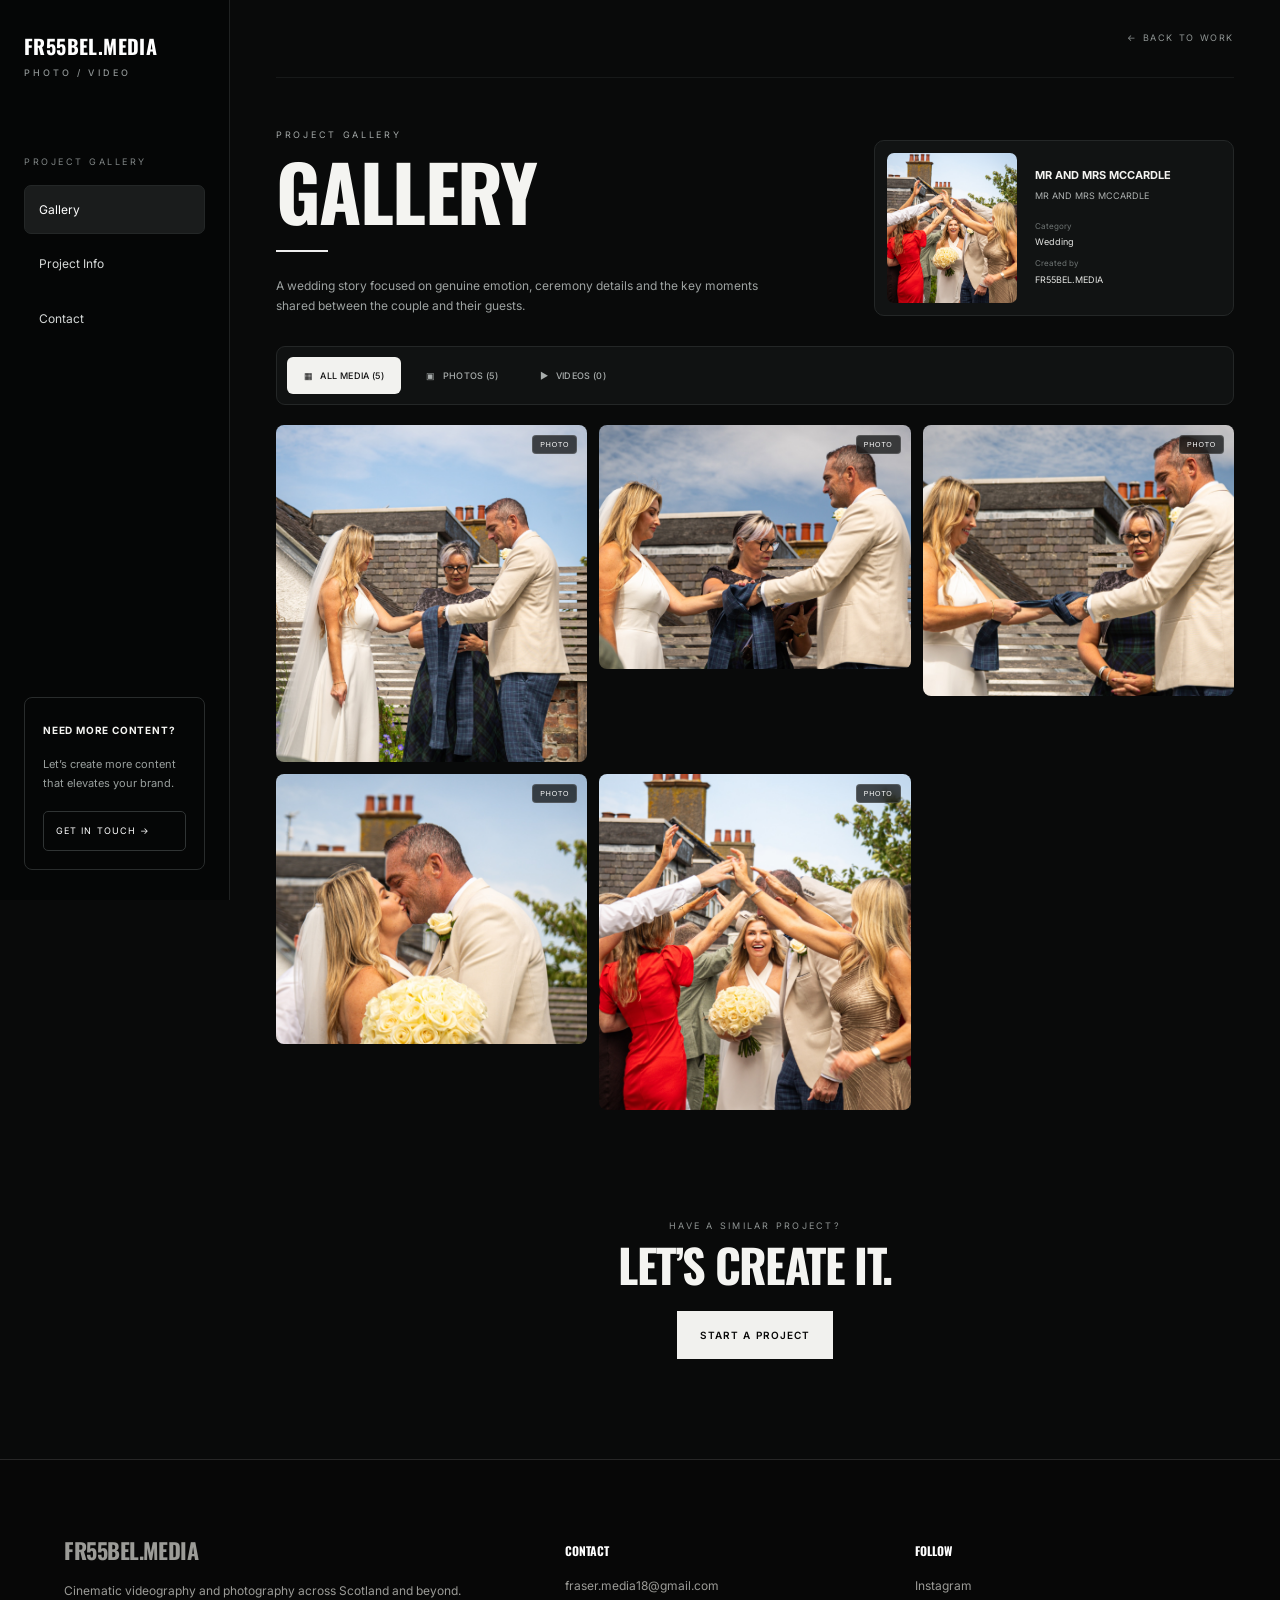
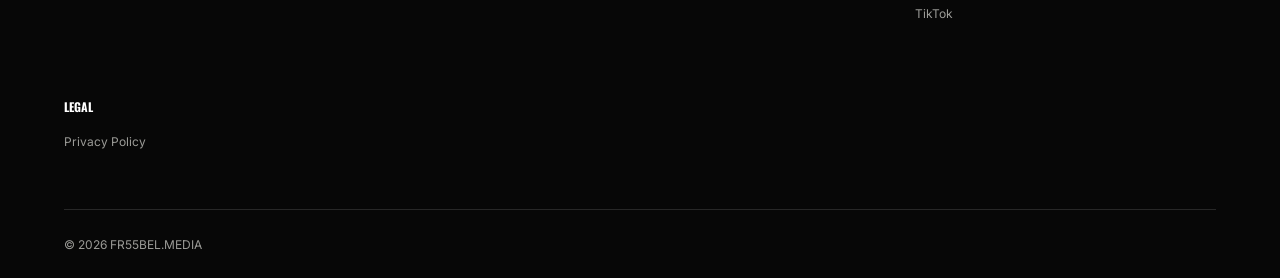
<file: mr-and-mrs-mcardle.html>
<!doctype html>
<html lang="en">
<head>
<meta charset="utf-8"><meta name="viewport" content="width=device-width,initial-scale=1">
<title>Mr and Mrs McCardle | FR55BEL.MEDIA</title>
<meta name="theme-color" content="#070707">
<meta property="og:title" content="Mr and Mrs McCardle | FR55BEL.MEDIA">
<meta property="og:description" content="A selected project by FR55BEL.MEDIA.">
<meta property="og:type" content="article">
<meta property="og:url" content="https://fr55bel.media.co.uk/mr-and-mrs-mcardle.html">
<meta name="twitter:card" content="summary_large_image">
<link rel="canonical" href="https://fr55bel.media.co.uk/mr-and-mrs-mcardle.html">
<link rel="icon" href="favicon.svg" type="image/svg+xml">
<link rel="preconnect" href="https://fonts.googleapis.com">
<link rel="preconnect" href="https://fonts.gstatic.com" crossorigin>
<link href="https://fonts.googleapis.com/css2?family=Inter:wght@300;400;500;600&family=Oswald:wght@500;600;700&display=swap" rel="stylesheet">
<link rel="stylesheet" href="styles.css">
</head>
<body>
<header class="site-header scrolled">
<a class="text-logo" href="index.html">FR55BEL.MEDIA</a>
<button class="menu-toggle" aria-label="Open navigation" aria-expanded="false">MENU</button>
<nav class="nav"><a href="index.html#work">Work</a><a href="index.html#about">About</a><a href="index.html#services">Services</a><a href="index.html#contact">Contact</a></nav>
</header>
<main>
<section class="client-portal-shell">
  <aside class="portal-sidebar">
    <a class="portal-brand" href="index.html">FR55BEL.MEDIA<span>PHOTO / VIDEO</span></a>
    <div class="portal-nav-label">PROJECT GALLERY</div>
    <a class="portal-nav-item active" href="#gallery">Gallery</a>
    <a class="portal-nav-item" href="#project-info">Project Info</a>
    <a class="portal-nav-item" href="index.html#contact">Contact</a>
    <div class="portal-side-cta">
      <strong>NEED MORE CONTENT?</strong>
      <p>Let’s create more content that elevates your brand.</p>
      <a href="index.html#contact">GET IN TOUCH →</a>
    </div>
  </aside>

  <div class="portal-main">
    <div class="portal-topbar">
      <a class="portal-mobile-brand" href="index.html">FR55BEL.MEDIA<span>PHOTO / VIDEO</span></a>
      <a class="portal-back" href="index.html#work">← BACK TO WORK</a>
    </div>

    <header class="portal-heading" id="project-info">
      <div class="portal-intro">
        <p class="portal-kicker">PROJECT GALLERY</p>
        <h1>GALLERY</h1>
        <span class="portal-rule"></span>
        <p>A wedding story focused on genuine emotion, ceremony details and the key moments shared between the couple and their guests.</p>
      </div>
      <div class="portal-project-card">
        <img src="assets/wedding_5.jpg" alt="Mr and Mrs McCardle">
        <div>
          <strong>Mr and Mrs McCardle</strong>
          <span>Mr and Mrs McCardle</span>
          <small>Category</small>
          <p>Wedding</p>
          <small>Created by</small>
          <p>FR55BEL.MEDIA</p>
        </div>
      </div>
    </header>

    <section id="gallery">
      <div class="portal-filterbar">
        <button class="portal-filter active" data-filter="all">▦ &nbsp; ALL MEDIA (5)</button>
        <button class="portal-filter" data-filter="photo">▣ &nbsp; PHOTOS (5)</button>
        <button class="portal-filter" data-filter="video">▶ &nbsp; VIDEOS (0)</button>
      </div>
      <div class="portal-gallery">
        <button class="portal-media-card photo-card" type="button"><img src="assets/wedding_1.jpg" alt="Mr and Mrs McCardle gallery image" loading="lazy"><span class="media-type">PHOTO</span></button><button class="portal-media-card photo-card" type="button"><img src="assets/wedding_2.jpg" alt="Mr and Mrs McCardle gallery image" loading="lazy"><span class="media-type">PHOTO</span></button><button class="portal-media-card photo-card" type="button"><img src="assets/wedding_3.jpg" alt="Mr and Mrs McCardle gallery image" loading="lazy"><span class="media-type">PHOTO</span></button><button class="portal-media-card photo-card" type="button"><img src="assets/wedding_4.jpg" alt="Mr and Mrs McCardle gallery image" loading="lazy"><span class="media-type">PHOTO</span></button><button class="portal-media-card photo-card" type="button"><img src="assets/wedding_5.jpg" alt="Mr and Mrs McCardle gallery image" loading="lazy"><span class="media-type">PHOTO</span></button>
      </div>
    </section>

    <section class="portal-next">
      <p>HAVE A SIMILAR PROJECT?</p>
      <h2>LET’S CREATE IT.</h2>
      <a class="button button-light" href="index.html#contact">START A PROJECT</a>
    </section>
  </div>
</section>
</main>
<footer><div><a class="text-logo" href="index.html">FR55BEL.MEDIA</a><p>Cinematic videography and photography across Scotland and beyond.</p></div><div><h4>Contact</h4><a href="mailto:fraser.media18@gmail.com">fraser.media18@gmail.com</a></div><div><h4>Follow</h4><a href="https://www.instagram.com/fr55bel.media/" target="_blank" rel="noopener">Instagram</a><a href="https://www.tiktok.com/@fr55bel_media?is_from_webapp=1&sender_device=pc" target="_blank" rel="noopener">TikTok</a></div><div><h4>Legal</h4><a href="privacy.html">Privacy Policy</a></div><div class="copyright">© 2026 FR55BEL.MEDIA</div></footer>
<script>
const menu=document.querySelector('.menu-toggle'),nav=document.querySelector('.nav');
if(menu&&nav) menu.addEventListener('click',()=>{const o=nav.classList.toggle('open');menu.setAttribute('aria-expanded',String(o));});
document.querySelectorAll('.portal-filter').forEach(btn=>btn.addEventListener('click',()=>{
  document.querySelectorAll('.portal-filter').forEach(b=>b.classList.remove('active')); btn.classList.add('active');
  const f=btn.dataset.filter;
  document.querySelectorAll('.portal-media-card').forEach(card=>{
    card.style.display=(f==='all'||card.classList.contains(f+'-card'))?'':'none';
  });
}));
</script>
</body></html>
</file>
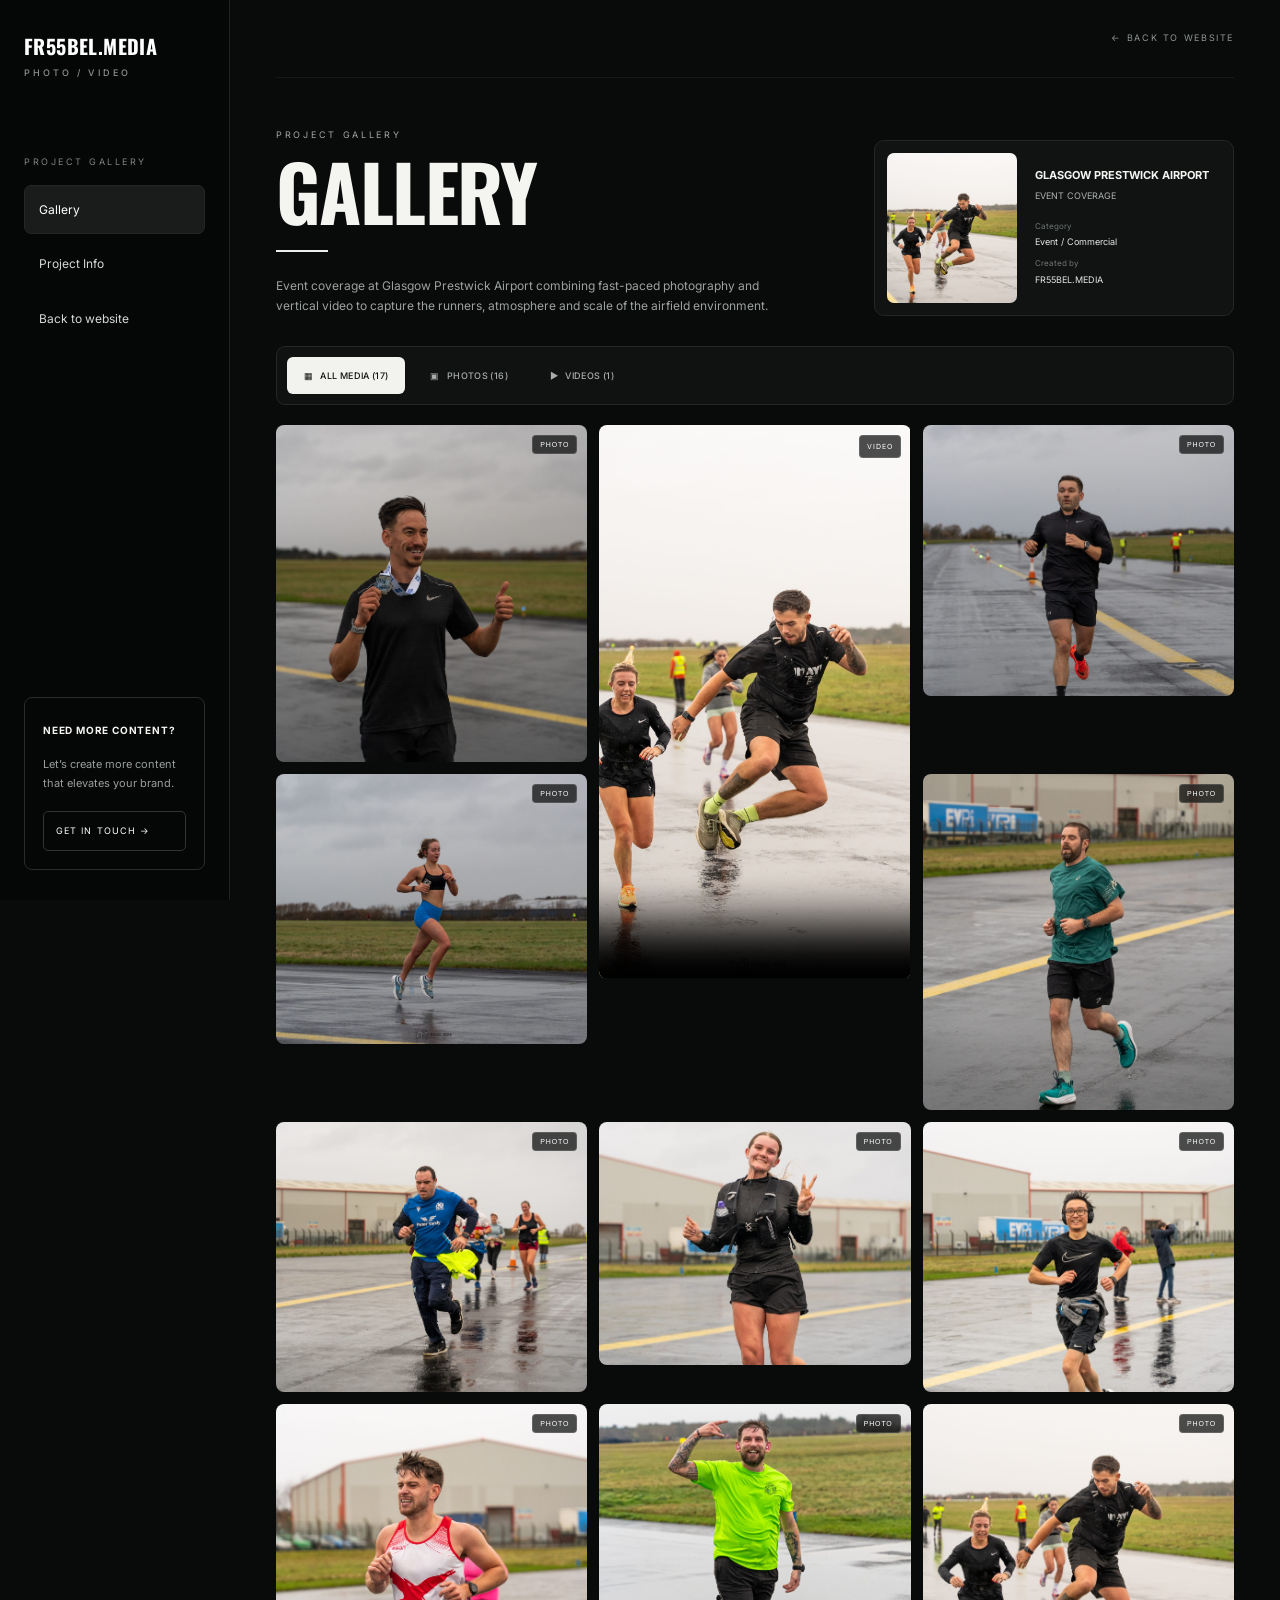
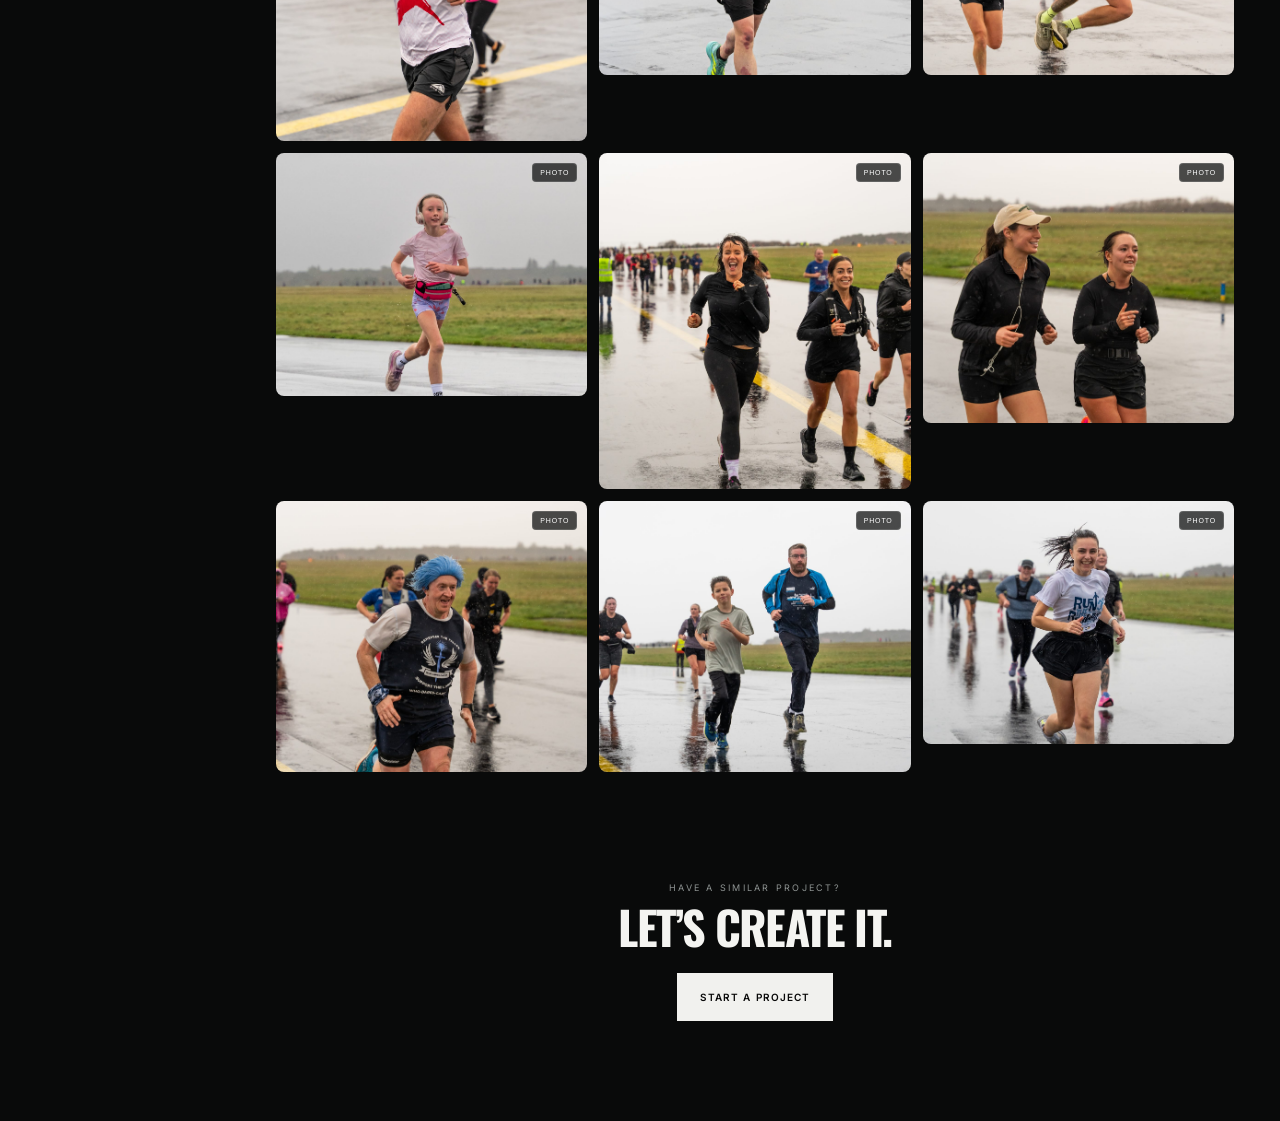
<file: prestwick-airport.html>
<!doctype html>
<html lang="en"><head>
<meta charset="utf-8"><meta name="viewport" content="width=device-width,initial-scale=1">
<title>Glasgow Prestwick Airport | FR55BEL.MEDIA</title>
<link rel="preconnect" href="https://fonts.googleapis.com"><link rel="preconnect" href="https://fonts.gstatic.com" crossorigin>
<link href="https://fonts.googleapis.com/css2?family=Inter:wght@300;400;500;600&family=Oswald:wght@500;600;700&display=swap" rel="stylesheet">
<link rel="stylesheet" href="styles.css"></head><body>
<main><section class="client-portal-shell prestwick-portal">
<aside class="portal-sidebar">
<a class="portal-brand" href="index.html">FR55BEL.MEDIA<span>PHOTO / VIDEO</span></a>
<div class="portal-nav-label">PROJECT GALLERY</div>
<a class="portal-nav-item active" href="#gallery">Gallery</a><a class="portal-nav-item" href="#project-info">Project Info</a><a class="portal-nav-item" href="index.html">Back to website</a>
<div class="portal-side-cta"><strong>NEED MORE CONTENT?</strong><p>Let’s create more content that elevates your brand.</p><a href="index.html#contact">GET IN TOUCH →</a></div>
</aside>
<div class="portal-main">
<div class="portal-topbar"><a class="portal-back" href="index.html">← BACK TO WEBSITE</a></div>
<header class="portal-heading" id="project-info">
<div class="portal-intro"><p class="portal-kicker">PROJECT GALLERY</p><h1>GALLERY</h1><span class="portal-rule"></span><p>Event coverage at Glasgow Prestwick Airport combining fast-paced photography and vertical video to capture the runners, atmosphere and scale of the airfield environment.</p></div>
<div class="portal-project-card"><img src="assets/prestwick_cover.jpg" alt="Glasgow Prestwick Airport"><div><strong>Glasgow Prestwick Airport</strong><span>Event coverage</span><small>Category</small><p>Event / Commercial</p><small>Created by</small><p>FR55BEL.MEDIA</p></div></div>
</header>
<section id="gallery">
<div class="portal-filterbar"><button class="portal-filter active" data-filter="all">▦ &nbsp; ALL MEDIA (17)</button><button class="portal-filter" data-filter="photo">▣ &nbsp; PHOTOS (16)</button><button class="portal-filter" data-filter="video">▶ &nbsp; VIDEOS (1)</button></div>
<div class="portal-gallery"><button class="portal-media-card photo-card" type="button"><img src="assets/prestwick_01.jpg" alt="Glasgow Prestwick Airport event gallery image" loading="lazy"><span class="media-type">PHOTO</span></button><div class="portal-media-card video-card"><video controls playsinline preload="metadata" poster="assets/prestwick_cover.jpg"><source src="assets/prestwick_video.mp4" type="video/mp4"></video><span class="media-type">VIDEO</span></div><button class="portal-media-card photo-card" type="button"><img src="assets/prestwick_02.jpg" alt="Glasgow Prestwick Airport event gallery image" loading="lazy"><span class="media-type">PHOTO</span></button><button class="portal-media-card photo-card" type="button"><img src="assets/prestwick_03.jpg" alt="Glasgow Prestwick Airport event gallery image" loading="lazy"><span class="media-type">PHOTO</span></button><button class="portal-media-card photo-card" type="button"><img src="assets/prestwick_04.jpg" alt="Glasgow Prestwick Airport event gallery image" loading="lazy"><span class="media-type">PHOTO</span></button><button class="portal-media-card photo-card" type="button"><img src="assets/prestwick_05.jpg" alt="Glasgow Prestwick Airport event gallery image" loading="lazy"><span class="media-type">PHOTO</span></button><button class="portal-media-card photo-card" type="button"><img src="assets/prestwick_06.jpg" alt="Glasgow Prestwick Airport event gallery image" loading="lazy"><span class="media-type">PHOTO</span></button><button class="portal-media-card photo-card" type="button"><img src="assets/prestwick_07.jpg" alt="Glasgow Prestwick Airport event gallery image" loading="lazy"><span class="media-type">PHOTO</span></button><button class="portal-media-card photo-card" type="button"><img src="assets/prestwick_08.jpg" alt="Glasgow Prestwick Airport event gallery image" loading="lazy"><span class="media-type">PHOTO</span></button><button class="portal-media-card photo-card" type="button"><img src="assets/prestwick_09.jpg" alt="Glasgow Prestwick Airport event gallery image" loading="lazy"><span class="media-type">PHOTO</span></button><button class="portal-media-card photo-card" type="button"><img src="assets/prestwick_10.jpg" alt="Glasgow Prestwick Airport event gallery image" loading="lazy"><span class="media-type">PHOTO</span></button><button class="portal-media-card photo-card" type="button"><img src="assets/prestwick_11.jpg" alt="Glasgow Prestwick Airport event gallery image" loading="lazy"><span class="media-type">PHOTO</span></button><button class="portal-media-card photo-card" type="button"><img src="assets/prestwick_12.jpg" alt="Glasgow Prestwick Airport event gallery image" loading="lazy"><span class="media-type">PHOTO</span></button><button class="portal-media-card photo-card" type="button"><img src="assets/prestwick_13.jpg" alt="Glasgow Prestwick Airport event gallery image" loading="lazy"><span class="media-type">PHOTO</span></button><button class="portal-media-card photo-card" type="button"><img src="assets/prestwick_14.jpg" alt="Glasgow Prestwick Airport event gallery image" loading="lazy"><span class="media-type">PHOTO</span></button><button class="portal-media-card photo-card" type="button"><img src="assets/prestwick_15.jpg" alt="Glasgow Prestwick Airport event gallery image" loading="lazy"><span class="media-type">PHOTO</span></button><button class="portal-media-card photo-card" type="button"><img src="assets/prestwick_16.jpg" alt="Glasgow Prestwick Airport event gallery image" loading="lazy"><span class="media-type">PHOTO</span></button></div>
</section>
<section class="portal-next"><p>HAVE A SIMILAR PROJECT?</p><h2>LET’S CREATE IT.</h2><a class="button button-light" href="index.html#contact">START A PROJECT</a></section>
</div></section></main>
<script src="script.js"></script></body></html>
</file>
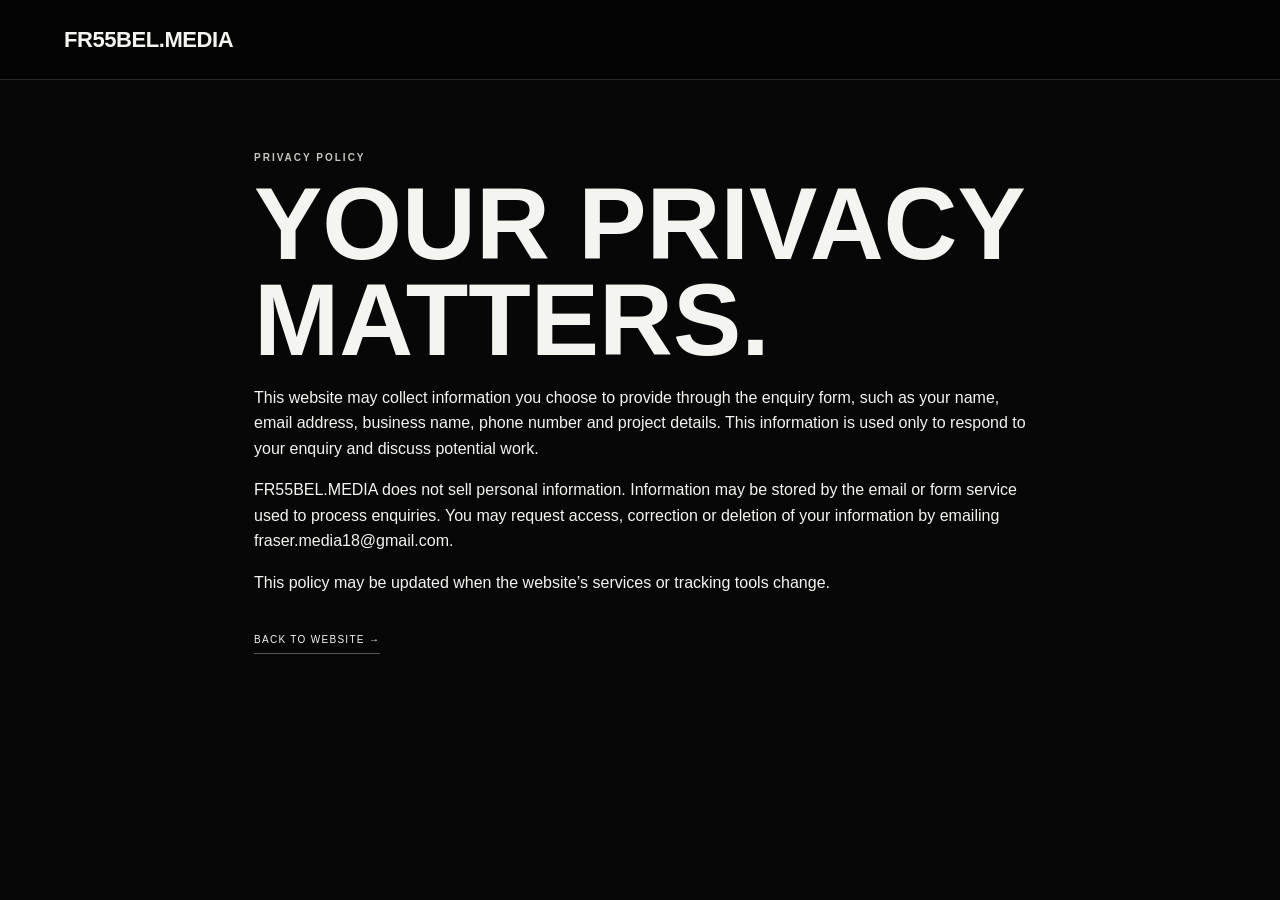
<file: privacy.html>
<!doctype html><html lang="en"><head><meta charset="utf-8"><meta name="viewport" content="width=device-width,initial-scale=1"><title>Privacy Policy | FR55BEL.MEDIA</title><link rel="stylesheet" href="styles.css"><link rel="icon" href="favicon.svg" type="image/svg+xml"></head><body><header class="site-header scrolled"><a class="text-logo" href="index.html">FR55BEL.MEDIA</a></header><main class="section" style="padding-top:140px;max-width:900px"><p class="eyebrow">Privacy Policy</p><h1 style="font-size:clamp(54px,8vw,110px)">Your privacy matters.</h1><p>This website may collect information you choose to provide through the enquiry form, such as your name, email address, business name, phone number and project details. This information is used only to respond to your enquiry and discuss potential work.</p><p>FR55BEL.MEDIA does not sell personal information. Information may be stored by the email or form service used to process enquiries. You may request access, correction or deletion of your information by emailing fraser.media18@gmail.com.</p><p>This policy may be updated when the website’s services or tracking tools change.</p><a class="text-link" href="index.html">Back to website →</a></main></body></html>
</file>
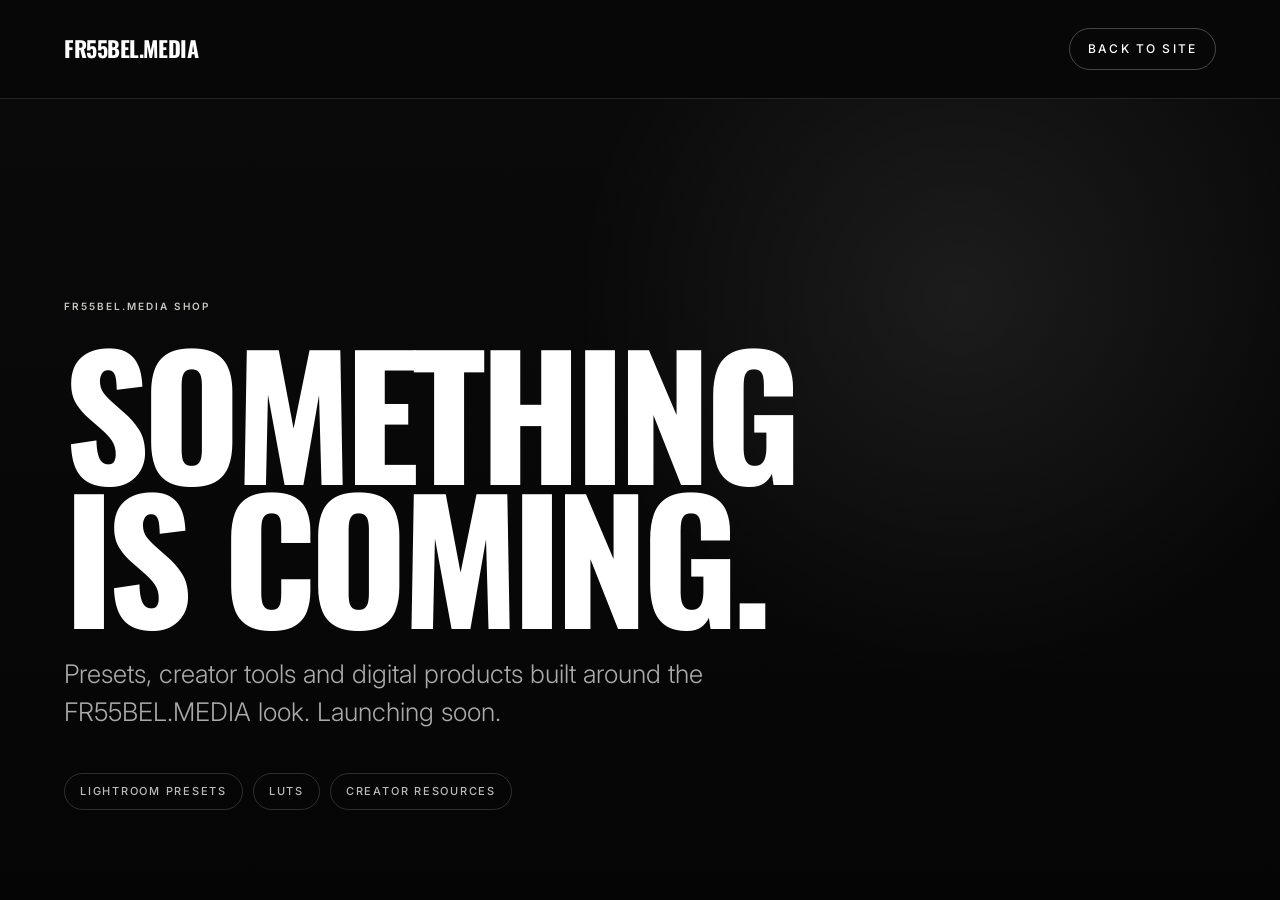
<file: shop.html>
<!doctype html>
<html lang="en">
<head>
  <meta charset="utf-8">
  <meta name="viewport" content="width=device-width,initial-scale=1">
  <meta name="description" content="FR55BEL.MEDIA Shop — coming soon.">
  <title>Shop Coming Soon | FR55BEL.MEDIA</title>
  <meta name="theme-color" content="#070707">
  <link rel="icon" href="favicon.svg" type="image/svg+xml">
  <link rel="preconnect" href="https://fonts.googleapis.com">
  <link rel="preconnect" href="https://fonts.gstatic.com" crossorigin>
  <link href="https://fonts.googleapis.com/css2?family=Inter:wght@300;400;500;600&family=Oswald:wght@500;600;700&display=swap" rel="stylesheet">
  <link rel="stylesheet" href="styles.css">
  <style>
    .shop-coming-soon{min-height:100svh;display:grid;grid-template-rows:auto 1fr;background:#070707;color:#fff}
    .shop-header{display:flex;align-items:center;justify-content:space-between;padding:28px 5vw;border-bottom:1px solid rgba(255,255,255,.12)}
    .shop-header .back-link{font:500 12px/1 Inter,sans-serif;letter-spacing:.18em;text-transform:uppercase;color:#fff;text-decoration:none;border:1px solid rgba(255,255,255,.25);padding:14px 18px;border-radius:999px}
    .shop-tease{display:flex;align-items:flex-end;position:relative;overflow:hidden;padding:8vw 5vw 7vw}
    .shop-tease:before{content:"";position:absolute;inset:0;background:radial-gradient(circle at 75% 25%,rgba(255,255,255,.08),transparent 34%),linear-gradient(180deg,#0a0a0a 0%,#050505 100%)}
    .shop-content{position:relative;z-index:1;max-width:1100px}
    .shop-content .eyebrow{margin-bottom:24px}
    .shop-content h1{font-family:Oswald,sans-serif;font-size:clamp(72px,13vw,190px);line-height:.86;text-transform:uppercase;letter-spacing:-.04em;margin:0 0 30px;max-width:1100px}
    .shop-content .lead{font:300 clamp(18px,2vw,28px)/1.5 Inter,sans-serif;color:#aaa;max-width:700px;margin:0 0 42px}
    .shop-tags{display:flex;flex-wrap:wrap;gap:10px}
    .shop-tags span{font:500 11px/1 Inter,sans-serif;letter-spacing:.16em;text-transform:uppercase;padding:12px 15px;border:1px solid rgba(255,255,255,.16);border-radius:999px;color:#bbb}
    @media(max-width:700px){.shop-header{padding:22px 24px}.shop-tease{padding:90px 24px 42px;align-items:center}.shop-content h1{font-size:clamp(64px,22vw,106px)}.shop-content .lead{font-size:18px}.shop-header .back-link{padding:12px 14px}}
  </style>
</head>
<body>
  <main class="shop-coming-soon">
    <header class="shop-header">
      <a class="text-logo" href="index.html">FR55BEL.MEDIA</a>
      <a class="back-link" href="index.html">Back to site</a>
    </header>
    <section class="shop-tease">
      <div class="shop-content">
        <p class="eyebrow">FR55BEL.MEDIA Shop</p>
        <h1>Something<br>is coming.</h1>
        <p class="lead">Presets, creator tools and digital products built around the FR55BEL.MEDIA look. Launching soon.</p>
        <div class="shop-tags"><span>Lightroom presets</span><span>LUTs</span><span>Creator resources</span></div>
      </div>
    </section>
  </main>
</body>
</html>
</file>
<file: styles.css>
:root{--bg:#070707;--text:#f4f4f1;--muted:#9b9b96;--line:#272727;--pad:clamp(22px,5vw,76px);--max:1500px}
*{box-sizing:border-box}html{scroll-behavior:smooth}body{margin:0;background:var(--bg);color:var(--text);font-family:Inter,Arial,sans-serif;line-height:1.6}
body.is-loading{overflow:hidden}img,video{display:block;width:100%}a{color:inherit;text-decoration:none}
h1,h2,h3{font-family:Oswald,Arial,sans-serif;text-transform:uppercase;line-height:.94;margin:0}h2{font-size:clamp(46px,6vw,92px);letter-spacing:-.035em}h3{font-size:clamp(24px,2.2vw,38px)}
.eyebrow{text-transform:uppercase;letter-spacing:.2em;font-size:10px;font-weight:600;color:#c7c7c2}
.section{max-width:var(--max);margin:auto;padding:clamp(90px,11vw,165px) var(--pad)}

.loader{position:fixed;inset:0;z-index:999;background:#050505;display:grid;place-content:center;text-align:center;transition:opacity .65s ease,visibility .65s ease}
.loader.hidden{opacity:0;visibility:hidden}.loader-mark{font-family:Oswald,sans-serif;font-size:clamp(30px,5vw,64px);font-weight:700;letter-spacing:-.02em;color:#fff}
.loader p{text-transform:uppercase;letter-spacing:.24em;font-size:9px;color:#848480;margin:15px 0 22px}
.loader-line{height:1px;width:min(360px,72vw);background:#242424;overflow:hidden}.loader-line span{display:block;height:100%;width:0;background:#eee;animation:line 1.2s ease forwards}
@keyframes line{to{width:100%}}

.site-header{position:fixed;z-index:50;top:0;left:0;width:100%;display:grid;grid-template-columns:1fr auto;align-items:center;padding:22px var(--pad);transition:.3s;background:linear-gradient(to bottom,rgba(0,0,0,.6),transparent)}
.site-header.scrolled{background:rgba(5,5,5,.94);backdrop-filter:blur(12px);border-bottom:1px solid var(--line)}
.text-logo{font-family:Oswald,sans-serif;font-size:22px;font-weight:700;letter-spacing:-.02em}.nav{display:flex;gap:34px}.nav a{font-size:10px;text-transform:uppercase;letter-spacing:.14em;color:#ccc}
.menu-toggle{display:none;background:none;color:#fff;border:1px solid #555;padding:10px}

.hero{position:relative;min-height:100svh;display:flex;align-items:center;padding:140px var(--pad) 80px;overflow:hidden}
.hero-video,.hero-overlay{position:absolute;inset:0;height:100%;object-fit:cover}.hero-overlay{background:linear-gradient(90deg,rgba(0,0,0,.88),rgba(0,0,0,.28) 64%),linear-gradient(0deg,rgba(0,0,0,.38),transparent 45%)}
.hero-inner{position:relative;z-index:2;max-width:1000px}.hero h1{font-size:clamp(74px,11vw,170px);line-height:.78;letter-spacing:-.06em;display:flex;flex-direction:column}
.hero h1 span{display:block}.hero-copy{max-width:490px;color:#d1d1cd;margin:28px 0 0}.actions{display:flex;gap:14px;margin-top:34px}
.button{display:inline-flex;justify-content:center;align-items:center;padding:15px 22px;border:1px solid transparent;text-transform:uppercase;letter-spacing:.11em;font-size:10px;font-weight:600}
.button-light{background:#f1f1ee;color:#080808}.button-outline{border-color:#777}.scroll-link{position:absolute;z-index:2;right:var(--pad);bottom:35px;text-transform:uppercase;letter-spacing:.16em;font-size:9px}

.work-intro{padding-bottom:55px}.work-heading{display:grid;grid-template-columns:1.25fr .75fr;gap:80px;align-items:end}.work-heading p{color:var(--muted);max-width:500px}
.project-list{max-width:var(--max);margin:auto;padding:0 var(--pad) 130px}.project-row{display:grid;grid-template-columns:1fr 1fr;gap:18px;margin-top:18px}
.project{height:560px;position:relative;overflow:hidden}.project-large{height:760px}.project img{height:100%;object-fit:cover;transition:transform .8s cubic-bezier(.2,.7,.2,1),filter .5s}
.project-overlay{position:absolute;inset:0;background:linear-gradient(transparent 45%,rgba(0,0,0,.9));transition:.4s}.project-copy{position:absolute;left:28px;right:28px;bottom:25px;z-index:2}
.project-copy span,.project-copy b{display:block;text-transform:uppercase;letter-spacing:.14em;font-size:9px;color:#c7c7c2}.project-copy b{margin-top:12px;opacity:0;transform:translateY(8px);transition:.35s}
.project:hover img{transform:scale(1.035);filter:brightness(.86)}.project:hover .project-copy b{opacity:1;transform:none}

.about{display:grid;grid-template-columns:1.05fr .95fr;gap:clamp(50px,8vw,120px);align-items:center;border-top:1px solid var(--line)}
.about-image{min-height:700px;overflow:hidden}.about-image img{height:100%;object-fit:cover}.about-copy p:not(.eyebrow){color:var(--muted);font-size:15px;line-height:1.85}.about-copy h2{text-transform:none}
.text-link{display:inline-block;margin-top:20px;text-transform:uppercase;font-size:10px;letter-spacing:.13em;border-bottom:1px solid #555;padding-bottom:5px}

.stats{display:grid;grid-template-columns:repeat(4,1fr);padding-top:40px;padding-bottom:100px;border-top:1px solid var(--line)}
.stat{padding:28px;border-right:1px solid var(--line)}.stat:last-child{border-right:0}.stat strong{display:block;font-family:Oswald,sans-serif;font-size:clamp(48px,5vw,78px);line-height:1}
.stat span{display:block;margin-top:12px;text-transform:uppercase;letter-spacing:.13em;font-size:9px;color:#858581}

.services{border-top:1px solid var(--line)}.services-heading{display:grid;grid-template-columns:.5fr 1.5fr;gap:50px;align-items:start;margin-bottom:65px}
.service-list{border-top:1px solid var(--line)}.service{display:grid;grid-template-columns:80px .8fr 1.2fr;gap:40px;align-items:start;padding:34px 0;border-bottom:1px solid var(--line)}
.service span{color:#6f6f6b;font-family:Oswald}.service p{margin:0;color:var(--muted);max-width:520px}

.contact{display:grid;grid-template-columns:1fr 1fr;min-height:760px;border-top:1px solid var(--line)}.contact-visual{position:relative;overflow:hidden;min-height:620px}
.contact-visual>img,.contact-overlay{position:absolute;inset:0;height:100%;object-fit:cover}.contact-overlay{background:linear-gradient(0deg,rgba(0,0,0,.9),rgba(0,0,0,.15))}
.contact-heading{position:absolute;z-index:2;left:var(--pad);right:var(--pad);bottom:70px}
.enquiry-form{padding:clamp(55px,7vw,105px) var(--pad);display:flex;flex-direction:column;justify-content:center;background:#0b0b0b}
.form-row{display:grid;grid-template-columns:1fr 1fr;gap:20px}.enquiry-form label{display:block;margin-bottom:22px;text-transform:uppercase;letter-spacing:.1em;font-size:9px;color:#a3a39f}
.enquiry-form input,.enquiry-form select,.enquiry-form textarea{width:100%;margin-top:8px;background:transparent;color:#fff;border:0;border-bottom:1px solid #404040;padding:12px 0;font:inherit;outline:none}
.enquiry-form textarea{border:1px solid #404040;padding:14px;resize:vertical}.enquiry-form select option{background:#111}.enquiry-form .button{align-self:flex-start;cursor:pointer}.form-note{color:#777;font-size:10px}

footer{display:grid;grid-template-columns:1.5fr 1fr 1fr;gap:50px;padding:65px var(--pad) 24px;color:#9b9b97;font-size:12px;border-top:1px solid var(--line)}
footer h4{font-family:Oswald;color:#fff;text-transform:uppercase}footer a{display:block;margin:8px 0}.copyright{grid-column:1/-1;border-top:1px solid var(--line);padding-top:25px}

.reveal{opacity:0;transform:translateY(18px);transition:opacity .9s ease,transform .9s ease}.reveal.visible{opacity:1;transform:none}

@media(max-width:900px){
 .nav{position:fixed;inset:0;background:#080808;display:none;flex-direction:column;justify-content:center;align-items:center;font-size:20px}.nav.open{display:flex}.menu-toggle{display:block}
 .work-heading,.about,.contact{grid-template-columns:1fr}.project-row{grid-template-columns:1fr}.project,.project-large{height:560px}
 .stats{grid-template-columns:repeat(2,1fr)}.stat:nth-child(2){border-right:0}.services-heading{grid-template-columns:1fr}.service{grid-template-columns:55px 1fr}.service p{grid-column:2}
}
@media(max-width:600px){
 .hero h1{font-size:clamp(70px,21vw,110px)}.actions{flex-direction:column;align-items:flex-start}.project,.project-large{height:480px}
 .about-image{min-height:520px}.stats{grid-template-columns:1fr}.stat{border-right:0;border-bottom:1px solid var(--line)}
 .form-row{grid-template-columns:1fr;gap:0}.service{grid-template-columns:42px 1fr;gap:18px}footer{grid-template-columns:1fr}.copyright{grid-column:1}
}

.vertical-showcase{
  max-width:var(--max);
  margin:auto;
  padding:20px var(--pad) 120px;
  display:grid;
  grid-template-columns:1fr .75fr;
  gap:clamp(50px,9vw,140px);
  align-items:center;
}
.vertical-copy p:not(.eyebrow){color:var(--muted);max-width:520px;font-size:16px;line-height:1.9}
.phone-video{
  width:min(390px,100%);
  margin:auto;
  padding:12px;
  border:1px solid #333;
  background:#0b0b0b;
  box-shadow:0 24px 80px rgba(0,0,0,.45);
}
.phone-video video{
  width:100%;
  aspect-ratio:9/16;
  object-fit:cover;
  background:#000;
}
@media(max-width:800px){
  .vertical-showcase{grid-template-columns:1fr}
}

.trusted{padding-top:70px;padding-bottom:70px;border-bottom:1px solid var(--line)}
.trusted-logos{display:grid;grid-template-columns:repeat(5,1fr);gap:35px;align-items:center;margin-top:35px}
.trusted-logos img{width:100%;max-height:72px;object-fit:contain;filter:grayscale(1) brightness(1.35);opacity:.72;transition:.3s}
.trusted-logos img:hover{filter:none;opacity:1}
.media-showcase{display:grid;grid-template-columns:.8fr 1.2fr;gap:80px;align-items:center}
.media-copy p:not(.eyebrow){color:var(--muted)}
.media-player video{width:100%;max-height:78vh;background:#000}
.case-gallery{display:grid;grid-template-columns:repeat(2,1fr);gap:18px;max-width:var(--max);margin:auto;padding:0 var(--pad) 110px}
.case-gallery img{width:100%;height:560px;object-fit:cover}
.case-gallery img:first-child{grid-column:1/-1;height:760px}
@media(max-width:900px){
  .trusted-logos{grid-template-columns:repeat(2,1fr)}
  .media-showcase{grid-template-columns:1fr}
}
@media(max-width:650px){
  .trusted-logos{grid-template-columns:1fr}
  .case-gallery{grid-template-columns:1fr}
  .case-gallery img,.case-gallery img:first-child{grid-column:auto;height:460px}
}

/* Launch polish */
img{background:#0b0b0b}.project img,.case-gallery img{will-change:transform}a:focus-visible,button:focus-visible,input:focus-visible,textarea:focus-visible,select:focus-visible{outline:2px solid #fff;outline-offset:4px}@media (prefers-reduced-motion:reduce){*,*::before,*::after{animation-duration:.01ms!important;animation-iteration-count:1!important;scroll-behavior:auto!important;transition-duration:.01ms!important}}


/* ===== 2026 CLIENT / PROJECT GALLERY REFRESH ===== */
.client-portal-shell{min-height:100vh;background:#090a0a;color:#f4f4f1;display:grid;grid-template-columns:230px minmax(0,1fr);font-family:Inter,sans-serif}
.client-portal-shell *{box-sizing:border-box}
.client-portal-shell a{text-decoration:none}
.portal-sidebar{position:sticky;top:0;height:100vh;border-right:1px solid #202222;background:#050606;padding:30px 24px;display:flex;flex-direction:column;z-index:3}
.portal-brand,.portal-mobile-brand{font-family:Oswald,sans-serif;font-weight:700;letter-spacing:.02em;color:#fff;font-size:20px}
.portal-brand span,.portal-mobile-brand span{display:block;margin-top:6px;font:500 9px/1.2 Inter,sans-serif;letter-spacing:.34em;color:#8d9292}
.portal-nav-label{margin:76px 0 16px;color:#7f8484;font-size:9px;letter-spacing:.28em}
.portal-nav-item{color:#d5d8d7;padding:14px 14px;border-radius:7px;font-size:12px;margin-bottom:5px;border:1px solid transparent}
.portal-nav-item:hover,.portal-nav-item.active{background:#1a1c1c;border-color:#242727;color:#fff}
.portal-side-cta{margin-top:auto;border:1px solid #292c2c;border-radius:8px;padding:18px}
.portal-side-cta strong{font-size:10px;letter-spacing:.08em}.portal-side-cta p{font-size:11px;line-height:1.7;color:#999f9d;margin:14px 0 18px}.portal-side-cta a{display:block;border:1px solid #303434;border-radius:5px;padding:12px;color:#fff;font-size:9px;letter-spacing:.12em}
.portal-main{padding:0 46px 70px;max-width:1180px;width:100%;margin:auto}
.portal-topbar{height:78px;display:flex;align-items:center;justify-content:flex-end;border-bottom:1px solid #171919}
.portal-mobile-brand{display:none}.portal-back{color:#909695;font-size:9px;letter-spacing:.18em}
.portal-heading{display:grid;grid-template-columns:minmax(0,1fr) 360px;gap:50px;align-items:end;padding:50px 0 30px}
.portal-kicker{font-size:9px!important;letter-spacing:.3em!important;color:#a3a8a7!important;margin:0 0 14px!important}
.portal-intro h1{font-family:Oswald,sans-serif;font-size:clamp(54px,6vw,82px);line-height:.9;margin:0;letter-spacing:-.02em}
.portal-rule{display:block;width:52px;height:2px;background:#eee;margin:24px 0}
.portal-intro>p:last-child{max-width:500px;color:#9da2a1;font-size:12px;line-height:1.7;margin:0}
.portal-project-card{border:1px solid #242727;background:#111313;border-radius:10px;padding:12px;display:grid;grid-template-columns:130px 1fr;gap:18px;align-items:center}
.portal-project-card img{width:130px;height:150px;object-fit:cover;border-radius:7px}
.portal-project-card strong,.portal-project-card span,.portal-project-card small,.portal-project-card p{display:block}
.portal-project-card strong{font-size:11px;text-transform:uppercase}.portal-project-card span{font-size:9px;color:#aeb2b1;margin:5px 0 16px;text-transform:uppercase}
.portal-project-card small{font-size:8px;color:#6f7574;margin-top:7px}.portal-project-card p{font-size:9px;margin:3px 0;color:#e6e7e4}
.portal-filterbar{border:1px solid #242727;background:#101212;border-radius:9px;padding:10px;display:flex;gap:8px;margin-bottom:20px}
.portal-filter{appearance:none;border:0;background:transparent;color:#a8adac;border-radius:6px;padding:13px 17px;font:500 9px Inter,sans-serif;letter-spacing:.04em;cursor:pointer}
.portal-filter.active{background:#f2f2ef;color:#111}
.portal-gallery{display:grid;grid-template-columns:repeat(3,minmax(0,1fr));gap:12px;align-items:start}
.portal-media-card{position:relative;overflow:hidden;border:0;border-radius:8px;background:#151717;padding:0;min-height:220px;aspect-ratio:1.15/1;cursor:pointer}
.portal-media-card:nth-child(4n+1){aspect-ratio:1/1.08}.portal-media-card:nth-child(5n+2){aspect-ratio:1.28/1}
.portal-media-card img,.portal-media-card video{display:block;width:100%;height:100%;object-fit:cover;transition:transform .45s ease,filter .45s ease}
.portal-media-card:hover img{transform:scale(1.025);filter:brightness(.86)}
.portal-media-card.video-card{cursor:default}.portal-media-card.video-card video{background:#050505}
.media-type{position:absolute;top:10px;right:10px;background:rgba(8,9,9,.72);backdrop-filter:blur(6px);border:1px solid rgba(255,255,255,.14);border-radius:4px;padding:5px 7px;font-size:7px;letter-spacing:.12em;color:#fff;pointer-events:none}
.portal-next{text-align:center;padding:100px 20px 30px}.portal-next p{font-size:9px;letter-spacing:.25em;color:#8f9493}.portal-next h2{font-family:Oswald,sans-serif;font-size:46px;margin:10px 0 25px}
.client-portal-shell~footer{display:none}
body:has(.client-portal-shell)>.site-header{display:none}

@media(max-width:900px){
 .client-portal-shell{display:block}.portal-sidebar{display:none}.portal-main{padding:0 18px 55px}
 .portal-topbar{height:78px;justify-content:space-between}.portal-mobile-brand{display:block;font-size:17px}.portal-back{font-size:8px}
 .portal-heading{grid-template-columns:1fr;gap:28px;padding:38px 0 24px}.portal-intro h1{font-size:58px}
 .portal-project-card{grid-template-columns:105px 1fr}.portal-project-card img{width:105px;height:125px}
 .portal-filterbar{display:grid;grid-template-columns:1fr;margin-bottom:14px}.portal-filter{text-align:left;padding:13px}
 .portal-gallery{grid-template-columns:repeat(2,minmax(0,1fr));gap:8px}.portal-media-card,.portal-media-card:nth-child(n){min-height:0;aspect-ratio:1.1/1}
 .portal-next{padding-top:70px}.portal-next h2{font-size:38px}
}
@media(max-width:430px){
 .portal-main{padding-left:14px;padding-right:14px}.portal-heading{padding-top:30px}
 .portal-intro h1{font-size:52px}.portal-intro>p:last-child{font-size:11px}
 .portal-project-card{grid-template-columns:92px 1fr;gap:13px}.portal-project-card img{width:92px;height:112px}
 .portal-gallery{gap:6px}.media-type{top:6px;right:6px}
}

/* ===== MOBILE PRESENTATION POLISH — AUG 2026 ===== */
@media(max-width:600px){
  :root{--pad:18px}
  .section{padding:76px var(--pad)}
  .site-header{padding:15px 18px;background:linear-gradient(to bottom,rgba(0,0,0,.78),transparent)}
  .site-header.scrolled{padding-top:13px;padding-bottom:13px}
  .text-logo{font-size:19px}
  .menu-toggle{position:relative;z-index:55;border-color:#4a4d4c;border-radius:999px;padding:9px 13px;font-size:9px;letter-spacing:.14em;background:rgba(7,7,7,.35);backdrop-filter:blur(8px)}
  .nav{z-index:52;gap:24px;background:rgba(5,5,5,.98);backdrop-filter:blur(18px)}
  .nav a{font-family:Oswald,sans-serif;font-size:34px;line-height:1;text-transform:uppercase;letter-spacing:-.02em;color:#f2f2ef}

  .hero{min-height:100svh;align-items:flex-end;padding:120px 18px 48px}
  .hero-video{object-position:center center}
  .hero-overlay{background:linear-gradient(0deg,rgba(0,0,0,.94) 0%,rgba(0,0,0,.68) 38%,rgba(0,0,0,.22) 76%),linear-gradient(90deg,rgba(0,0,0,.4),transparent 70%)}
  .hero-inner{width:100%;max-width:none}
  .hero .eyebrow{font-size:8px;letter-spacing:.18em;margin-bottom:13px}
  .hero h1{font-size:clamp(54px,17.5vw,76px);line-height:.83;letter-spacing:-.055em;max-width:96vw}
  .hero-copy{max-width:350px;margin-top:20px;font-size:13px;line-height:1.65;color:#d8d8d3}
  .actions{margin-top:24px;display:grid;grid-template-columns:1fr 1fr;gap:9px;width:100%}
  .actions .button{width:100%;padding:14px 10px;font-size:8px;letter-spacing:.09em}
  .scroll-link{display:none}

  .trusted{padding-top:54px;padding-bottom:58px}
  .trusted-logos{grid-template-columns:repeat(2,minmax(0,1fr));gap:12px;margin-top:25px}
  .trusted-logos img{height:64px;max-height:none;padding:12px;background:#0b0c0c;border:1px solid #1f2121;border-radius:7px;filter:grayscale(1) brightness(1.35);opacity:.82}
  .trusted-logos img:last-child{grid-column:1/-1;width:50%;justify-self:center}

  .work-intro{padding-bottom:34px}
  .work-heading{gap:20px}
  .work-heading h2{font-size:clamp(43px,13vw,58px)}
  .work-heading p{font-size:13px;line-height:1.7;margin:0}
  .project-list{padding:0 12px 76px}
  .project-row{gap:10px;margin-top:10px}
  .project,.project-large{height:auto;aspect-ratio:4/5;border-radius:8px}
  .project-large{aspect-ratio:4/5}
  .project-copy{left:18px;right:18px;bottom:17px}
  .project-copy span{font-size:8px}.project-copy h3{font-size:clamp(25px,8vw,34px);line-height:.98;margin-top:4px}.project-copy b{opacity:1;transform:none;font-size:8px;margin-top:9px;color:#fff}
  .project-overlay{background:linear-gradient(transparent 38%,rgba(0,0,0,.9))}

  .about{gap:34px}
  .about-image{min-height:0;aspect-ratio:4/5;border-radius:8px;overflow:hidden}
  .about-copy h2{font-size:clamp(48px,14vw,62px)}
  .about-copy p:not(.eyebrow){font-size:13px;line-height:1.75}
  .stats{grid-template-columns:repeat(2,1fr);padding-top:0;padding-bottom:70px}
  .stat{padding:24px 16px;border-right:1px solid var(--line);border-bottom:1px solid var(--line)}
  .stat:nth-child(2n){border-right:0}.stat:nth-last-child(-n+2){border-bottom:0}
  .stat strong{font-size:52px}.stat span{font-size:8px;line-height:1.5;margin-top:8px}

  .services{padding-top:70px;padding-bottom:72px}
  .services-heading{margin-bottom:38px;gap:12px}.services-heading h2{font-size:clamp(42px,12vw,58px)}
  .service{grid-template-columns:30px 1fr;gap:15px;padding:24px 0}.service p{grid-column:2;font-size:12px;line-height:1.65}.service h3{font-size:26px}.service span{font-size:12px}

  .contact{min-height:0}.contact-visual{min-height:450px}.contact-heading{left:18px;right:18px;bottom:35px}.contact-heading h2{font-size:clamp(42px,13vw,58px)}
  .enquiry-form{padding:58px 18px 68px}.enquiry-form label{margin-bottom:18px}.enquiry-form input,.enquiry-form select{min-height:46px}.enquiry-form textarea{min-height:145px}.enquiry-form .button{width:100%;margin-top:4px;padding:16px}

  footer{padding:48px 18px 22px;gap:22px;font-size:11px}footer h4{margin-bottom:7px}.copyright{padding-top:18px}

  .vertical-showcase{padding:15px 18px 76px;gap:32px}.vertical-copy p:not(.eyebrow){font-size:13px;line-height:1.75}.phone-video{width:min(320px,86vw);padding:7px;border-radius:12px}
}

/* Client/project portals: phone-specific refinement */
@media(max-width:600px){
  .portal-main{padding:0 12px 48px;max-width:none}
  .portal-topbar{height:68px;position:sticky;top:0;z-index:20;margin:0 -12px;padding:0 14px;background:rgba(8,9,9,.94);backdrop-filter:blur(14px);border-bottom:1px solid #1d1f1f}
  .portal-mobile-brand{font-size:16px}.portal-mobile-brand span{font-size:7px;letter-spacing:.28em;margin-top:4px}.portal-back{font-size:7px;letter-spacing:.13em}
  .portal-heading{padding:30px 0 18px;gap:20px}
  .portal-kicker{font-size:8px!important;margin-bottom:10px!important}
  .portal-intro h1{font-size:clamp(48px,15vw,62px);line-height:.9}
  .portal-rule{width:40px;margin:16px 0}
  .portal-intro>p:last-child{font-size:11px;line-height:1.65;max-width:330px}
  .portal-project-card{grid-template-columns:88px 1fr;gap:12px;padding:9px;border-radius:8px}.portal-project-card img{width:88px;height:105px;border-radius:6px}.portal-project-card strong{font-size:10px}.portal-project-card span{font-size:7px;margin:4px 0 10px}.portal-project-card small{font-size:7px}.portal-project-card p{font-size:8px}
  .portal-filterbar{gap:6px;padding:7px;border-radius:8px;position:sticky;top:74px;z-index:16;background:rgba(15,17,17,.96);backdrop-filter:blur(12px)}
  .portal-filter{min-height:42px;border-radius:6px;padding:11px 12px;font-size:8px;letter-spacing:.025em}
  .portal-gallery{grid-template-columns:repeat(2,minmax(0,1fr));gap:6px}
  .portal-media-card,.portal-media-card:nth-child(n){aspect-ratio:1/1.02;border-radius:6px}.portal-media-card.video-card{aspect-ratio:9/16;grid-row:span 2}
  .media-type{font-size:6px;padding:4px 5px;border-radius:3px}
  .portal-next{padding:66px 12px 18px}.portal-next p{font-size:8px}.portal-next h2{font-size:38px;margin:8px 0 20px}.portal-next .button{width:100%}
}

@media(max-width:380px){
  .hero h1{font-size:50px}.actions{grid-template-columns:1fr}.trusted-logos img{height:58px}.project-copy h3{font-size:25px}
  .portal-mobile-brand{font-size:14px}.portal-project-card{grid-template-columns:80px 1fr}.portal-project-card img{width:80px;height:98px}.portal-filter{font-size:7px}
}


/* ===== X6 MOBILE RESET — CLEAN SOURCE ===== */
@media(max-width:600px){
  .x6-project{
    height:auto !important;
    aspect-ratio:auto !important;
    overflow:visible !important;
    border-radius:0 !important;
    display:block !important;
    background:transparent !important;
  }
  .x6-project > img{
    width:100% !important;
    height:auto !important;
    aspect-ratio:16/9 !important;
    object-fit:cover !important;
    object-position:center center !important;
    border-radius:8px !important;
  }
  .x6-project .project-overlay{display:none !important;}
  .x6-project .project-copy{
    position:static !important;
    inset:auto !important;
    width:100% !important;
    max-width:100% !important;
    padding:14px 4px 6px !important;
    margin:0 !important;
    transform:none !important;
    text-align:left !important;
    overflow:visible !important;
  }
  .x6-project .project-copy span{
    display:block !important;
    font-size:8px !important;
    line-height:1.4 !important;
    letter-spacing:.14em !important;
    margin:0 0 6px !important;
    white-space:normal !important;
  }
  .x6-project .project-copy h3{
    display:block !important;
    width:100% !important;
    max-width:100% !important;
    margin:0 !important;
    font-size:clamp(27px,8vw,34px) !important;
    line-height:.98 !important;
    letter-spacing:-.025em !important;
    white-space:normal !important;
    overflow-wrap:normal !important;
    word-break:normal !important;
  }
  .x6-project .project-copy b{
    display:block !important;
    opacity:1 !important;
    transform:none !important;
    margin-top:9px !important;
    font-size:8px !important;
    color:#fff !important;
  }
}

/* Prestwick launch and Dapper logo size */
.trusted-logo-dapper{height:96px;display:flex;align-items:center;overflow:hidden}
.trusted-logos .trusted-logo-dapper .logo-dapper{max-height:96px;transform:scale(1.9);transform-origin:center}
.prestwick-portal .portal-media-card.video-card{aspect-ratio:9/16;grid-row:span 2}
@media(max-width:600px){
 .trusted-logo-dapper{height:64px;background:#0b0c0c;border:1px solid #1f2121;border-radius:7px}
 .trusted-logos .trusted-logo-dapper .logo-dapper{height:64px;width:100%;max-height:none;padding:12px;border:0;border-radius:0;background:transparent;transform:scale(1.65)}
}
</file>
